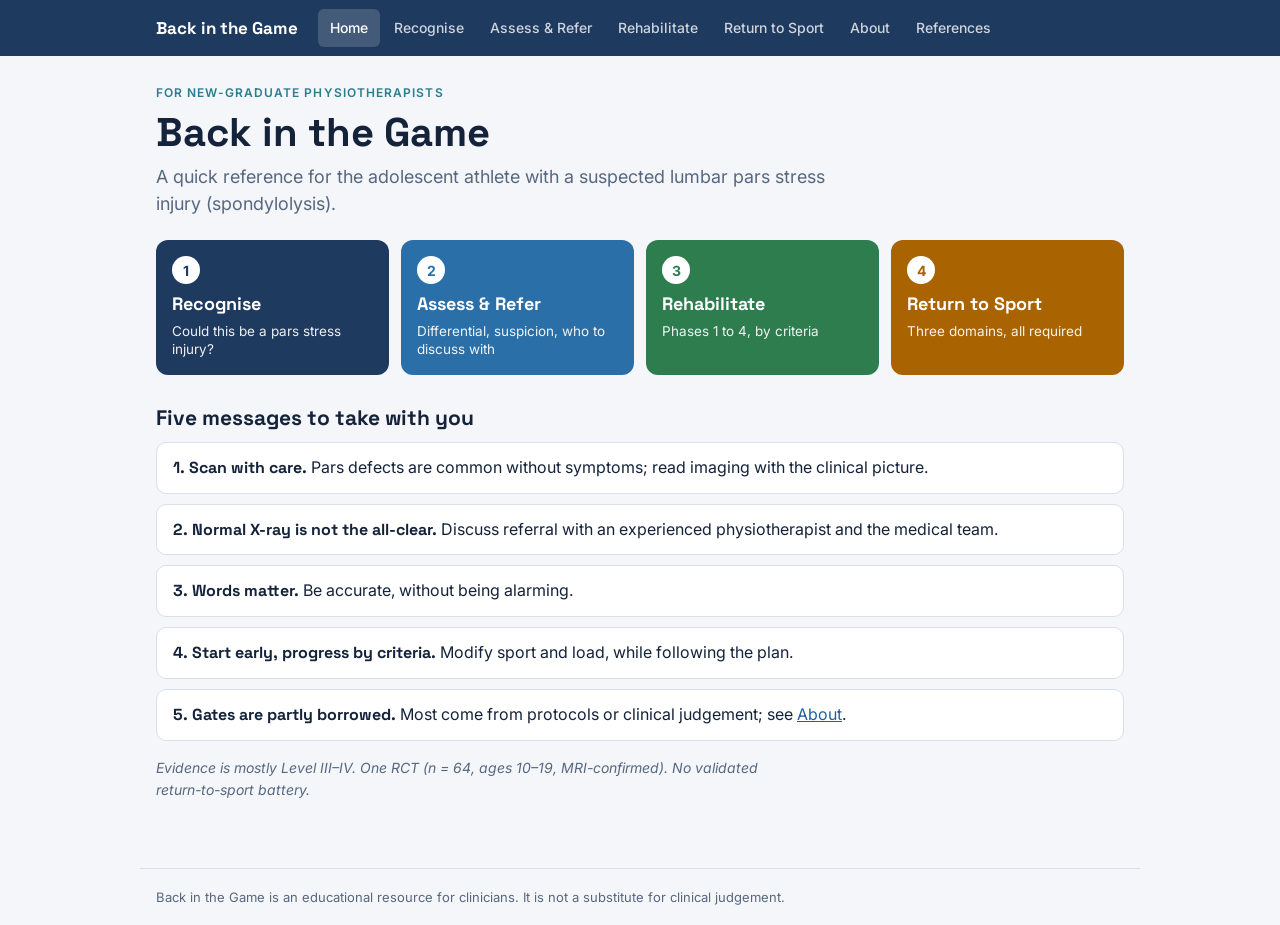
<file: index.html>
<!doctype html>
<html lang="en-AU">
  <head>
    <meta charset="utf-8" />
    <meta name="viewport" content="width=device-width, initial-scale=1, viewport-fit=cover" />
    <title>Back in the Game</title>
    <link
      rel="stylesheet"
      href="https://fonts.googleapis.com/css2?family=Inter:wght@400;500;600&family=Space+Grotesk:wght@500;600;700&display=swap"
    />
    <link rel="stylesheet" href="styles.css" />
  </head>
  <body data-page="home">
    <!-- Shared navigation header: filled in by site.js -->
    <div id="site-header"></div>

    <main class="wrap">
      <section id="v-home">
        <div class="kicker">For new-graduate physiotherapists</div>
        <h1 class="page-title">Back in the Game</h1>
        <p class="lede">
          A quick reference for the adolescent athlete with a suspected lumbar pars stress injury
          (spondylolysis).
        </p>
        <div class="hero">
          <a class="step s1" href="recognise.html"
            ><span class="n">1</span><b>Recognise</b><small>Could this be a pars stress injury?</small></a
          >
          <a class="step s2" href="assess.html"
            ><span class="n">2</span><b>Assess &amp; Refer</b
            ><small>Differential, suspicion, who to discuss with</small></a
          >
          <a class="step s3" href="rehabilitate.html"
            ><span class="n">3</span><b>Rehabilitate</b><small>Phases 1 to 4, by criteria</small></a
          >
          <a class="step s4" href="return.html"
            ><span class="n">4</span><b>Return to Sport</b><small>Three domains, all required</small></a
          >
        </div>
        <h2>Five messages to take with you</h2>
        <ul class="msgs">
          <li>
            <b>1. Scan with care.</b> Pars defects are common without symptoms; read imaging with the clinical
            picture.
          </li>
          <li>
            <b>2. Normal X-ray is not the all-clear.</b> Discuss referral with an experienced physiotherapist
            and the medical team.
          </li>
          <li><b>3. Words matter.</b> Be accurate, without being alarming.</li>
          <li>
            <b>4. Start early, progress by criteria.</b> Modify sport and load, while following the plan.
          </li>
          <li>
            <b>5. Gates are partly borrowed.</b> Most come from protocols or clinical judgement; see
            <a href="about.html">About</a>.
          </li>
        </ul>
        <p class="small" style="margin-top: 16px">
          <em
            >Evidence is mostly Level III–IV. One RCT (n = 64, ages 10–19, MRI-confirmed). No validated
            return-to-sport battery.</em
          >
        </p>
      </section>
    </main>

    <!-- Shared footer: filled in by site.js -->
    <div id="site-footer"></div>
    <script src="site.js"></script>
  </body>
</html>
</file>
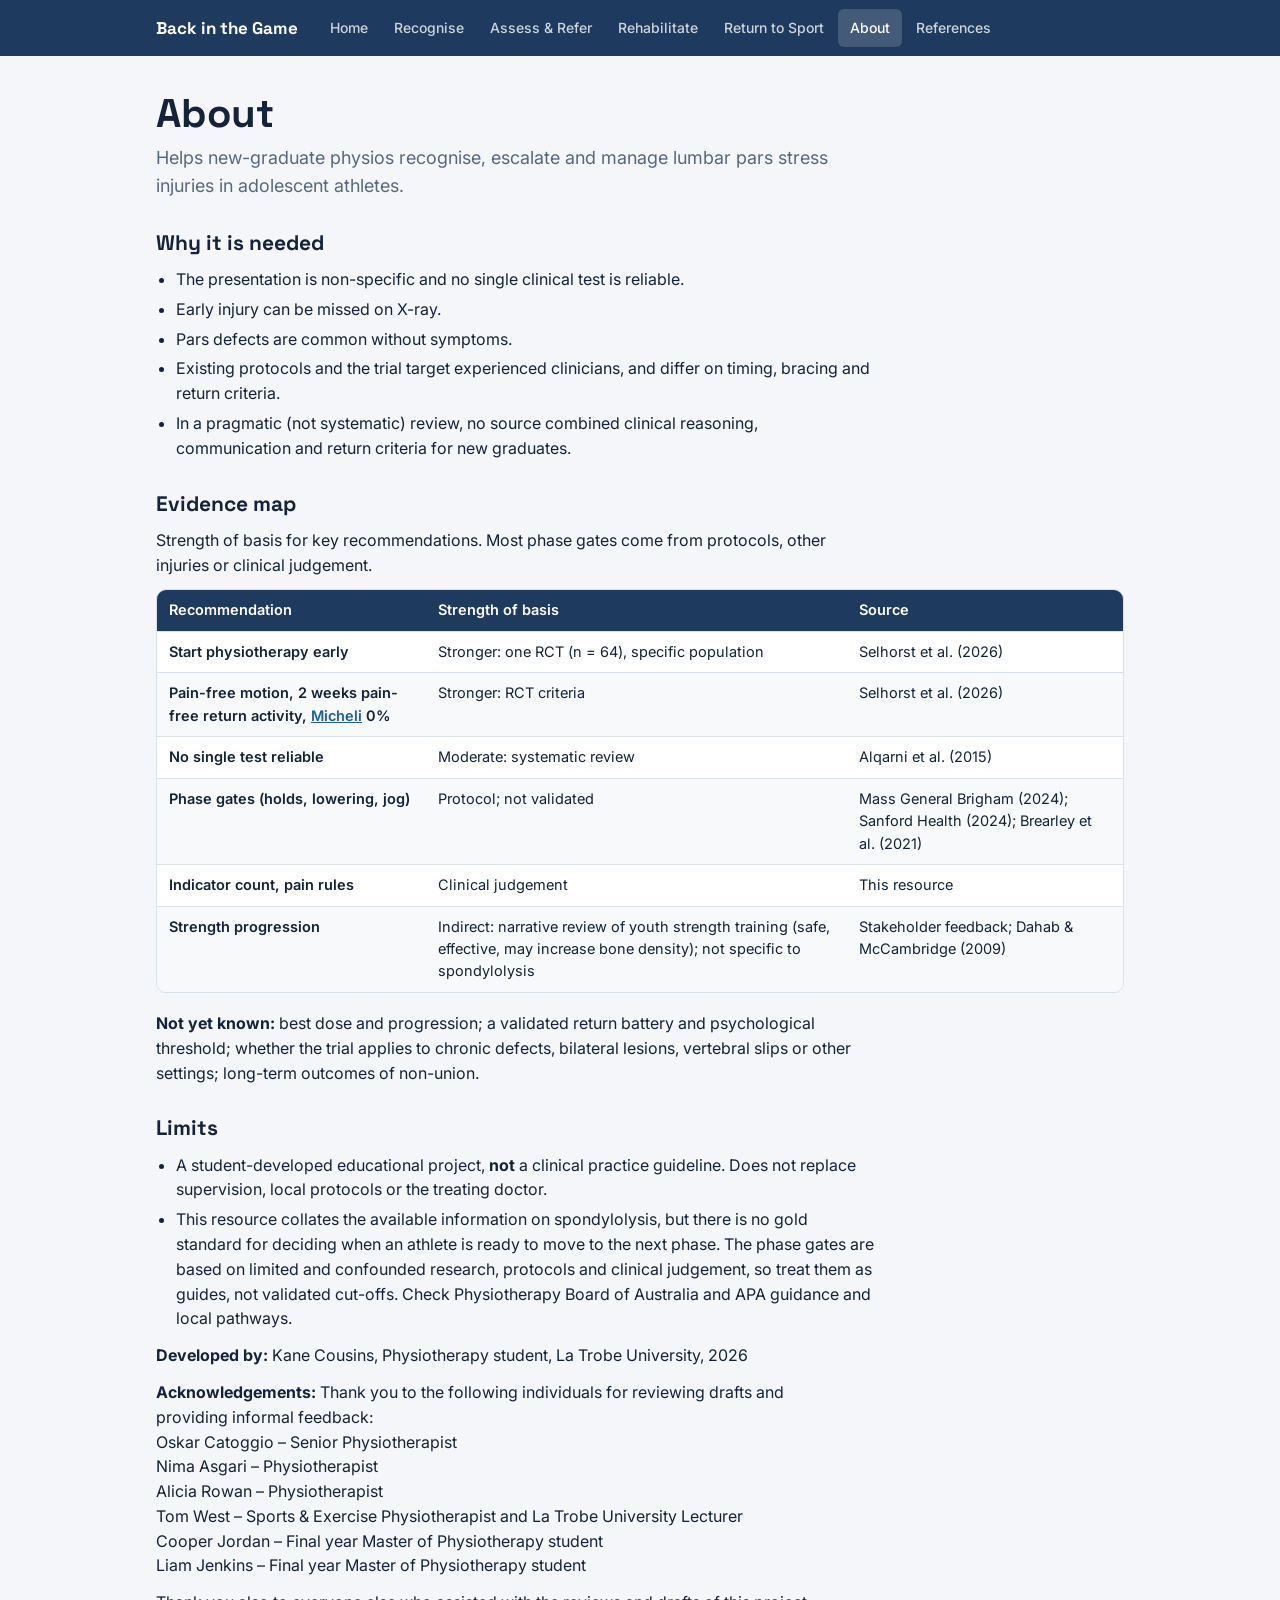
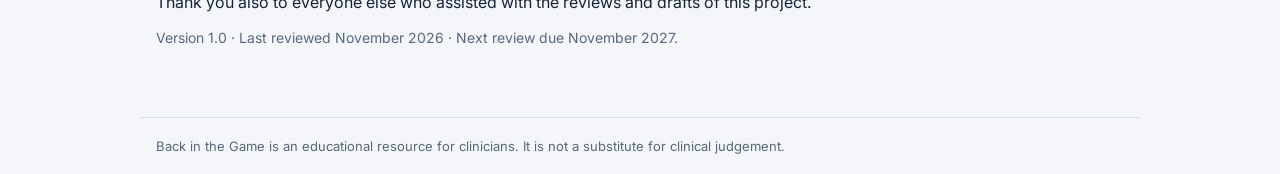
<file: about.html>
<!doctype html>
<html lang="en-AU">
  <head>
    <meta charset="utf-8" />
    <meta name="viewport" content="width=device-width, initial-scale=1, viewport-fit=cover" />
    <title>About · Back in the Game</title>
    <link
      rel="stylesheet"
      href="https://fonts.googleapis.com/css2?family=Inter:wght@400;500;600&family=Space+Grotesk:wght@500;600;700&display=swap"
    />
    <link rel="stylesheet" href="styles.css" />
  </head>
  <body data-page="about">
    <!-- Shared navigation header: filled in by site.js -->
    <div id="site-header"></div>

    <main class="wrap">
      <section id="v-about">
        <h1 class="page-title">About</h1>
        <p class="lede">
          Helps new-graduate physios recognise, escalate and manage lumbar pars stress injuries in adolescent
          athletes.
        </p>
        <h2>Why it is needed</h2>
        <ul>
          <li>The presentation is non-specific and no single clinical test is reliable.</li>
          <li>Early injury can be missed on X-ray.</li>
          <li>Pars defects are common without symptoms.</li>
          <li>
            Existing protocols and the trial target experienced clinicians, and differ on timing, bracing and
            return criteria.
          </li>
          <li>
            In a pragmatic (not systematic) review, no source combined clinical reasoning, communication and
            return criteria for new graduates.
          </li>
        </ul>
        <h2>Evidence map</h2>
        <p>
          Strength of basis for key recommendations. Most phase gates come from protocols, other injuries or
          clinical judgement.
        </p>
        <div class="tw">
          <table class="">
            <thead>
              <tr>
                <th>Recommendation</th>
                <th>Strength of basis</th>
                <th>Source</th>
              </tr>
            </thead>
            <tbody>
              <tr>
                <td>Start physiotherapy early</td>
                <td>Stronger: one RCT (n = 64), specific population</td>
                <td>Selhorst et al. (2026)</td>
              </tr>
              <tr>
                <td>
                  Pain-free motion, 2 weeks pain-free return activity,
                  <a href="phase-1.html#micheli">Micheli</a> 0%
                </td>
                <td>Stronger: RCT criteria</td>
                <td>Selhorst et al. (2026)</td>
              </tr>
              <tr>
                <td>No single test reliable</td>
                <td>Moderate: systematic review</td>
                <td>Alqarni et al. (2015)</td>
              </tr>
              <tr>
                <td>Phase gates (holds, lowering, jog)</td>
                <td>Protocol; not validated</td>
                <td>Mass General Brigham (2024); Sanford Health (2024); Brearley et al. (2021)</td>
              </tr>
              <tr>
                <td>Indicator count, pain rules</td>
                <td>Clinical judgement</td>
                <td>This resource</td>
              </tr>
              <tr>
                <td>Strength progression</td>
                <td>
                  Indirect: narrative review of youth strength training (safe, effective, may increase bone
                  density); not specific to spondylolysis
                </td>
                <td>Stakeholder feedback; Dahab &amp; McCambridge (2009)</td>
              </tr>
            </tbody>
          </table>
        </div>
        <p>
          <b>Not yet known:</b> best dose and progression; a validated return battery and psychological
          threshold; whether the trial applies to chronic defects, bilateral lesions, vertebral slips or other
          settings; long-term outcomes of non-union.
        </p>
        <h2>Limits</h2>
        <ul>
          <li>
            A student-developed educational project, <b>not</b> a clinical practice guideline. Does not
            replace supervision, local protocols or the treating doctor.
          </li>
          <li>
            This resource collates the available information on spondylolysis, but there is no gold standard
            for deciding when an athlete is ready to move to the next phase. The phase gates are based on
            limited and confounded research, protocols and clinical judgement, so treat them as guides, not
            validated cut-offs. Check Physiotherapy Board of Australia and APA guidance and local pathways.
          </li>
        </ul>
        <p><b>Developed by:</b> Kane Cousins, Physiotherapy student, La Trobe University, 2026</p>
        <p>
          <b>Acknowledgements:</b> Thank you to the following individuals for reviewing drafts and providing
          informal feedback:<br />
          Oskar Catoggio – Senior Physiotherapist<br />
          Nima Asgari – Physiotherapist<br />
          Alicia Rowan – Physiotherapist<br />
          Tom West – Sports &amp; Exercise Physiotherapist and La Trobe University Lecturer<br />
          Cooper Jordan – Final year Master of Physiotherapy student<br />
          Liam Jenkins – Final year Master of Physiotherapy student
        </p>
        <p>Thank you also to everyone else who assisted with the reviews and drafts of this project.</p>
        <p class="small">Version 1.0 · Last reviewed November 2026 · Next review due November 2027.</p>
      </section>
    </main>

    <!-- Shared footer: filled in by site.js -->
    <div id="site-footer"></div>
    <script src="site.js"></script>
  </body>
</html>
</file>
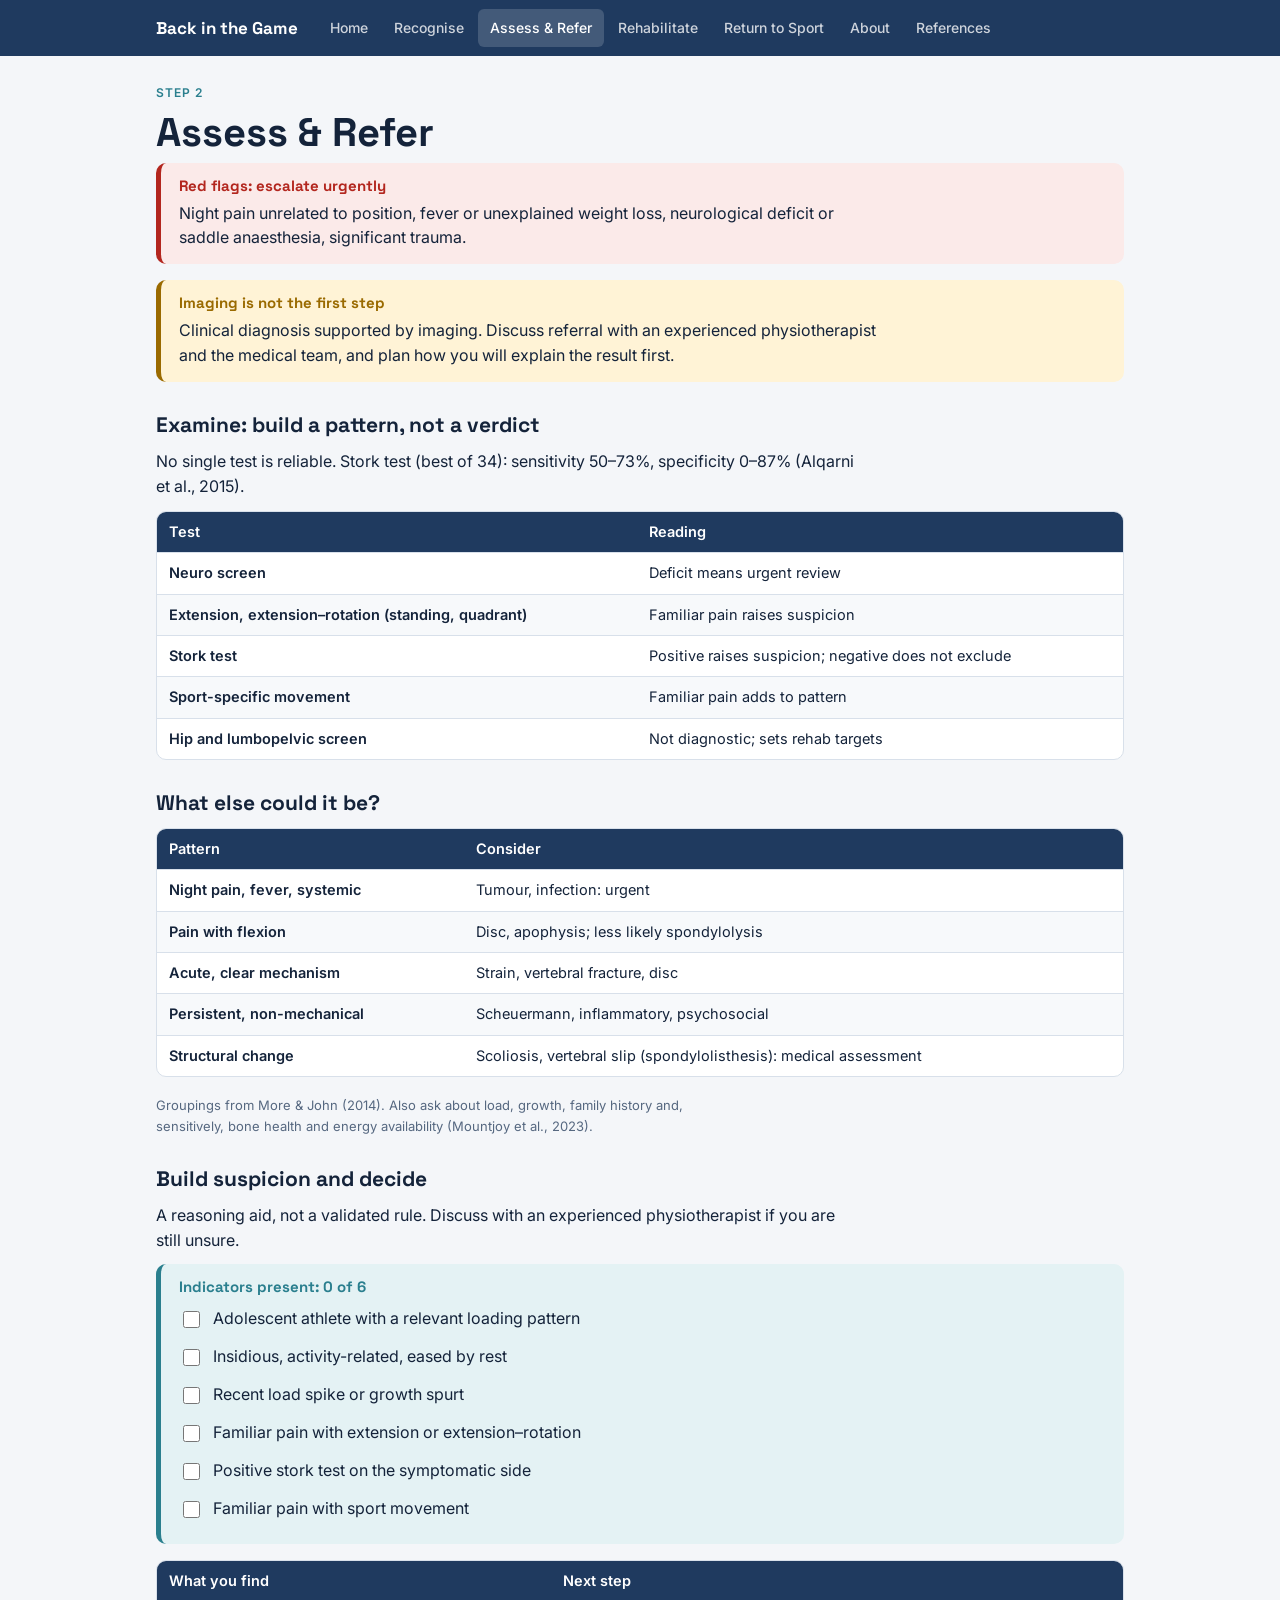
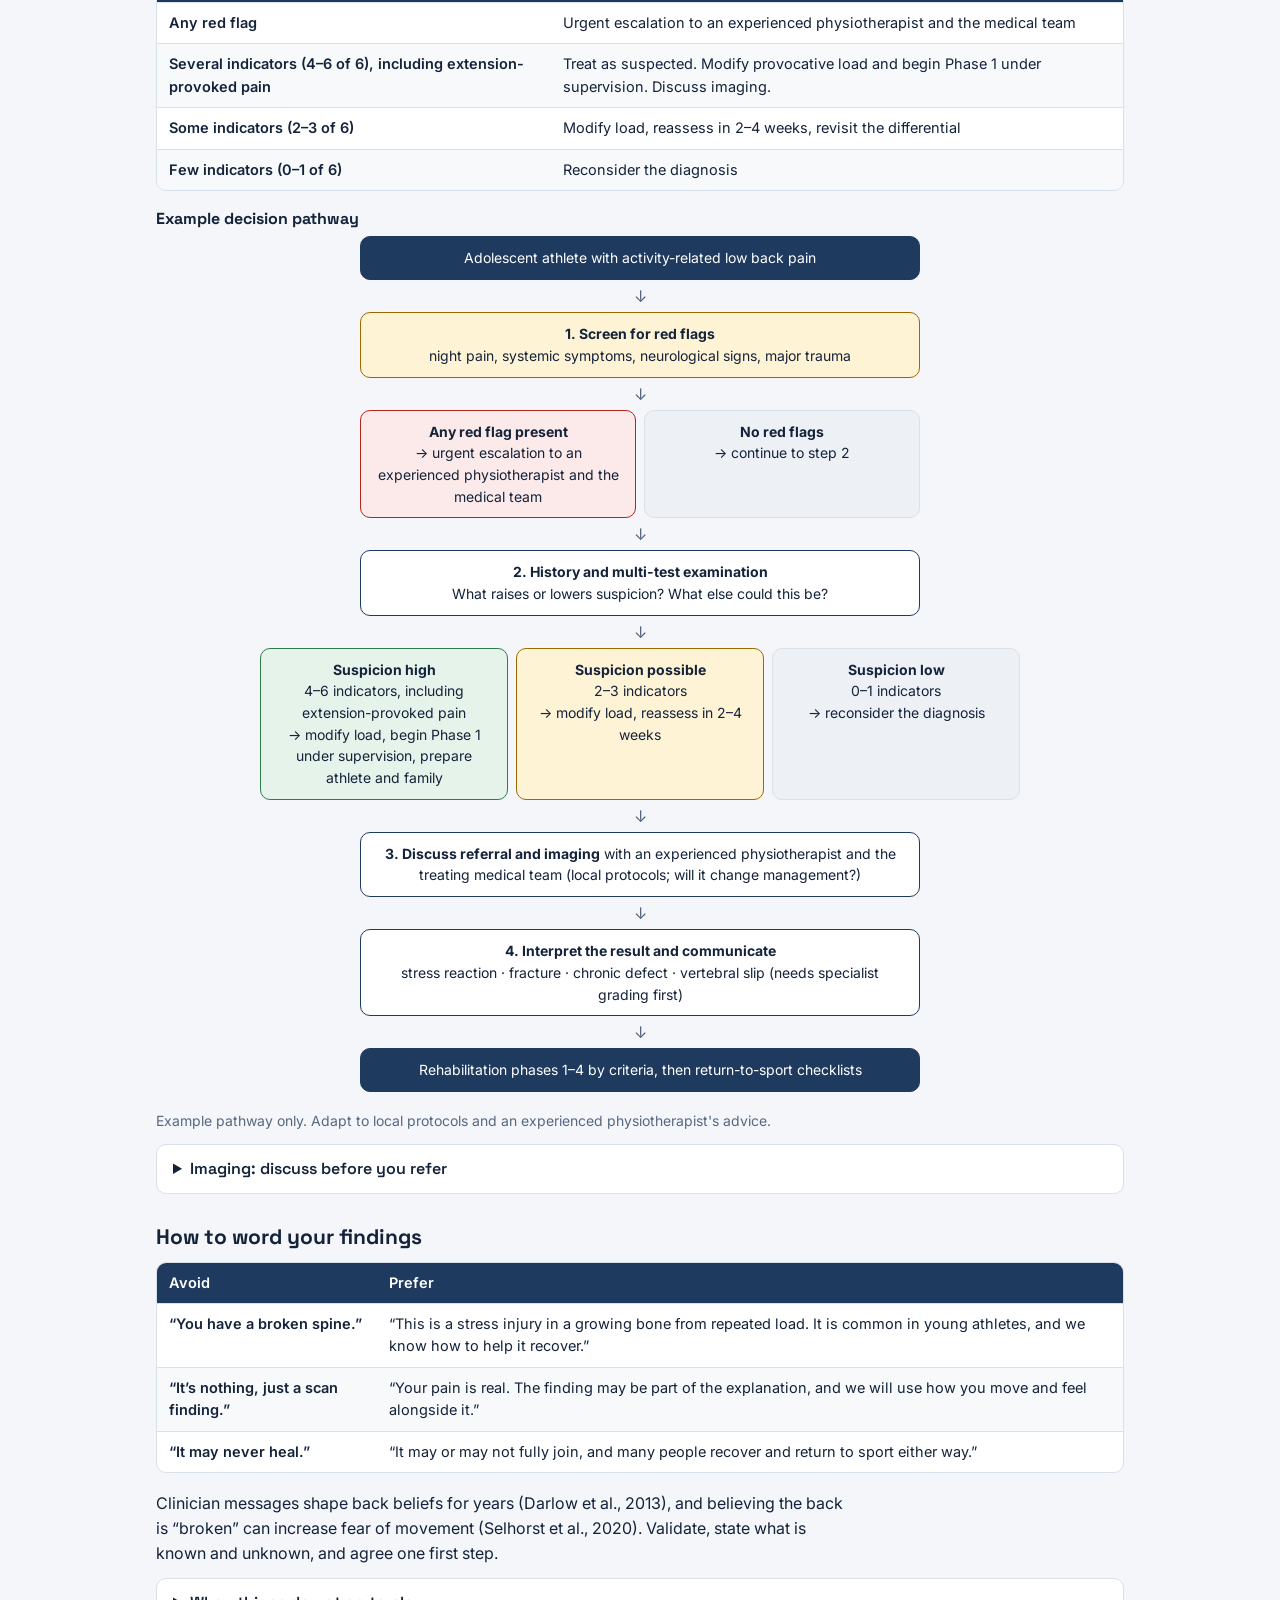
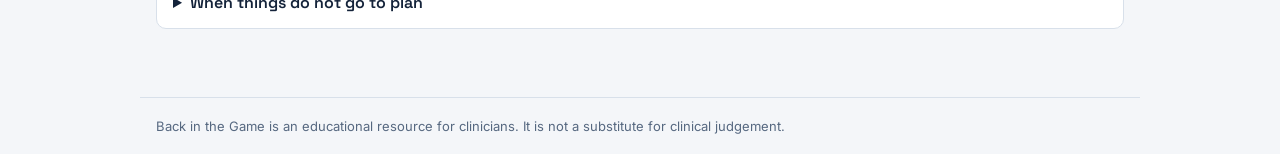
<file: assess.html>
<!doctype html>
<html lang="en-AU">
  <head>
    <meta charset="utf-8" />
    <meta name="viewport" content="width=device-width, initial-scale=1, viewport-fit=cover" />
    <title>Assess &amp; Refer · Back in the Game</title>
    <link
      rel="stylesheet"
      href="https://fonts.googleapis.com/css2?family=Inter:wght@400;500;600&family=Space+Grotesk:wght@500;600;700&display=swap"
    />
    <link rel="stylesheet" href="styles.css" />
  </head>
  <body data-page="assess">
    <!-- Shared navigation header: filled in by site.js -->
    <div id="site-header"></div>

    <main class="wrap">
      <section id="v-assess">
        <div class="kicker">Step 2</div>
        <h1 class="page-title">Assess &amp; Refer</h1>
        <div class="box red">
          <h3>Red flags: escalate urgently</h3>
          <p>
            Night pain unrelated to position, fever or unexplained weight loss, neurological deficit or saddle
            anaesthesia, significant trauma.
          </p>
        </div>
        <div class="box warn">
          <h3>Imaging is not the first step</h3>
          <p>
            Clinical diagnosis supported by imaging. Discuss referral with an experienced physiotherapist and
            the medical team, and plan how you will explain the result first.
          </p>
        </div>
        <h2>Examine: build a pattern, not a verdict</h2>
        <p>
          No single test is reliable. Stork test (best of 34): sensitivity 50–73%, specificity 0–87% (Alqarni
          et al., 2015).
        </p>
        <div class="tw">
          <table class="">
            <thead>
              <tr>
                <th>Test</th>
                <th>Reading</th>
              </tr>
            </thead>
            <tbody>
              <tr>
                <td>Neuro screen</td>
                <td>Deficit means urgent review</td>
              </tr>
              <tr>
                <td>Extension, extension–rotation (standing, quadrant)</td>
                <td>Familiar pain raises suspicion</td>
              </tr>
              <tr>
                <td>Stork test</td>
                <td>Positive raises suspicion; negative does not exclude</td>
              </tr>
              <tr>
                <td>Sport-specific movement</td>
                <td>Familiar pain adds to pattern</td>
              </tr>
              <tr>
                <td>Hip and lumbopelvic screen</td>
                <td>Not diagnostic; sets rehab targets</td>
              </tr>
            </tbody>
          </table>
        </div>
        <h2>What else could it be?</h2>
        <div class="tw">
          <table class="">
            <thead>
              <tr>
                <th>Pattern</th>
                <th>Consider</th>
              </tr>
            </thead>
            <tbody>
              <tr>
                <td>Night pain, fever, systemic</td>
                <td>Tumour, infection: urgent</td>
              </tr>
              <tr>
                <td>Pain with flexion</td>
                <td>Disc, apophysis; less likely spondylolysis</td>
              </tr>
              <tr>
                <td>Acute, clear mechanism</td>
                <td>Strain, vertebral fracture, disc</td>
              </tr>
              <tr>
                <td>Persistent, non-mechanical</td>
                <td>Scheuermann, inflammatory, psychosocial</td>
              </tr>
              <tr>
                <td>Structural change</td>
                <td>Scoliosis, vertebral slip (spondylolisthesis): medical assessment</td>
              </tr>
            </tbody>
          </table>
        </div>
        <p class="cite">
          Groupings from More &amp; John (2014). Also ask about load, growth, family history and, sensitively,
          bone health and energy availability (Mountjoy et al., 2023).
        </p>
        <h2>Build suspicion and decide</h2>
        <p>
          A reasoning aid, not a validated rule. Discuss with an experienced physiotherapist if you are still
          unsure.
        </p>
        <div class="box info">
          <h3>Indicators present: <span id="indcount">0</span> of 6</h3>
          <ul class="checks" id="ind">
            <li>
              <input type="checkbox" id="ind0" /><label for="ind0"
                >Adolescent athlete with a relevant loading pattern</label
              >
            </li>
            <li>
              <input type="checkbox" id="ind1" /><label for="ind1"
                >Insidious, activity-related, eased by rest</label
              >
            </li>
            <li>
              <input type="checkbox" id="ind2" /><label for="ind2">Recent load spike or growth spurt</label>
            </li>
            <li>
              <input type="checkbox" id="ind3" /><label for="ind3"
                >Familiar pain with extension or extension–rotation</label
              >
            </li>
            <li>
              <input type="checkbox" id="ind4" /><label for="ind4"
                >Positive stork test on the symptomatic side</label
              >
            </li>
            <li>
              <input type="checkbox" id="ind5" /><label for="ind5">Familiar pain with sport movement</label>
            </li>
          </ul>
        </div>
        <div class="tw">
          <table class="">
            <thead>
              <tr>
                <th>What you find</th>
                <th>Next step</th>
              </tr>
            </thead>
            <tbody>
              <tr>
                <td>Any red flag</td>
                <td>Urgent escalation to an experienced physiotherapist and the medical team</td>
              </tr>
              <tr>
                <td>Several indicators (4–6 of 6), including extension-provoked pain</td>
                <td>
                  Treat as suspected. Modify provocative load and begin Phase 1 under supervision. Discuss
                  imaging.
                </td>
              </tr>
              <tr>
                <td>Some indicators (2–3 of 6)</td>
                <td>Modify load, reassess in 2–4 weeks, revisit the differential</td>
              </tr>
              <tr>
                <td>Few indicators (0–1 of 6)</td>
                <td>Reconsider the diagnosis</td>
              </tr>
            </tbody>
          </table>
        </div>
        <h3>Example decision pathway</h3>
        <div
          class="flow"
          role="img"
          aria-label="Decision pathway from red flag screen to rehabilitation phases"
        >
          <div class="fb dark">Adolescent athlete with activity-related low back pain</div>
          <div class="arrow">↓</div>
          <div class="fb a">
            <b>1. Screen for red flags</b><br />night pain, systemic symptoms, neurological signs, major
            trauma
          </div>
          <div class="arrow">↓</div>
          <div class="flow2">
            <div class="fb r">
              <b>Any red flag present</b><br />→ urgent escalation to an experienced physiotherapist and the
              medical team
            </div>
            <div class="fb s"><b>No red flags</b><br />→ continue to step 2</div>
          </div>
          <div class="arrow">↓</div>
          <div class="fb">
            <b>2. History and multi-test examination</b><br />What raises or lowers suspicion? What else could
            this be?
          </div>
          <div class="arrow">↓</div>
          <div class="flow3">
            <div class="fb g">
              <b>Suspicion high</b><br />4–6 indicators, including extension-provoked pain<br />→ modify load,
              begin Phase 1 under supervision, prepare athlete and family
            </div>
            <div class="fb a">
              <b>Suspicion possible</b><br />2–3 indicators<br />→ modify load, reassess in 2–4 weeks
            </div>
            <div class="fb s"><b>Suspicion low</b><br />0–1 indicators<br />→ reconsider the diagnosis</div>
          </div>
          <div class="arrow">↓</div>
          <div class="fb">
            <b>3. Discuss referral and imaging</b> with an experienced physiotherapist and the treating
            medical team (local protocols; will it change management?)
          </div>
          <div class="arrow">↓</div>
          <div class="fb">
            <b>4. Interpret the result and communicate</b><br />stress reaction · fracture · chronic defect ·
            vertebral slip (needs specialist grading first)
          </div>
          <div class="arrow">↓</div>
          <div class="fb dark">Rehabilitation phases 1–4 by criteria, then return-to-sport checklists</div>
        </div>
        <p class="small">
          Example pathway only. Adapt to local protocols and an experienced physiotherapist's advice.
        </p>
        <details>
          <summary>Imaging: discuss before you refer</summary>
          <div>
            <ul>
              <li><b>X-ray:</b> sensitivity about 33%; can miss early injury</li>
              <li><b>MRI:</b> shows oedema; some false negatives first-line</li>
              <li><b>CT:</b> best cortical detail; consider radiation exposure to a young population</li>
            </ul>
            <p class="cite">
              McDonald et al. (2023); Brearley et al. (2021). Do not scan to confirm healing: it is not a
              trial return criterion, and healing does not predict function (Selhorst et al., 2020).
            </p>
          </div>
        </details>
        <h2>How to word your findings</h2>
        <div class="tw">
          <table class="">
            <thead>
              <tr>
                <th>Avoid</th>
                <th>Prefer</th>
              </tr>
            </thead>
            <tbody>
              <tr>
                <td>“You have a broken spine.”</td>
                <td>
                  “This is a stress injury in a growing bone from repeated load. It is common in young
                  athletes, and we know how to help it recover.”
                </td>
              </tr>
              <tr>
                <td>“It’s nothing, just a scan finding.”</td>
                <td>
                  “Your pain is real. The finding may be part of the explanation, and we will use how you move
                  and feel alongside it.”
                </td>
              </tr>
              <tr>
                <td>“It may never heal.”</td>
                <td>
                  “It may or may not fully join, and many people recover and return to sport either way.”
                </td>
              </tr>
            </tbody>
          </table>
        </div>
        <p>
          Clinician messages shape back beliefs for years (Darlow et al., 2013), and believing the back is
          “broken” can increase fear of movement (Selhorst et al., 2020). Validate, state what is known and
          unknown, and agree one first step.
        </p>
        <details>
          <summary>When things do not go to plan</summary>
          <div>
            <div class="tw">
              <table class="">
                <thead>
                  <tr>
                    <th>Situation</th>
                    <th>Action</th>
                  </tr>
                </thead>
                <tbody>
                  <tr>
                    <td>Pain not settling</td>
                    <td>
                      Check dose, technique, unplanned load, sleep and stress, beliefs. Re-examine and review
                      the diagnosis with an experienced physiotherapist. One protocol repeats imaging only if
                      still symptomatic at about 12 weeks (Sanford Health, 2024).
                    </td>
                  </tr>
                  <tr>
                    <td>Bilateral defects</td>
                    <td>Higher risk of vertebral slip: involve the sports physician early</td>
                  </tr>
                  <tr>
                    <td>Chronic defect or late presentation</td>
                    <td>
                      Defect may be incidental: manage by symptoms and function, keep looking for other
                      sources
                    </td>
                  </tr>
                  <tr>
                    <td>Vertebral slip on imaging</td>
                    <td>Specialist grading first; urgent referral if high grade</td>
                  </tr>
                  <tr>
                    <td>New neurological symptoms</td>
                    <td>Stop and escalate urgently</td>
                  </tr>
                  <tr>
                    <td>No progress after about 6 months of structured care</td>
                    <td>
                      Surgical review. Pooled surgical return: 88% at any level, mean 6.8 months (Grazina et
                      al., 2019)
                    </td>
                  </tr>
                </tbody>
              </table>
            </div>
          </div>
        </details>
      </section>
    </main>

    <!-- Shared footer: filled in by site.js -->
    <div id="site-footer"></div>
    <script src="site.js"></script>
  </body>
</html>
</file>
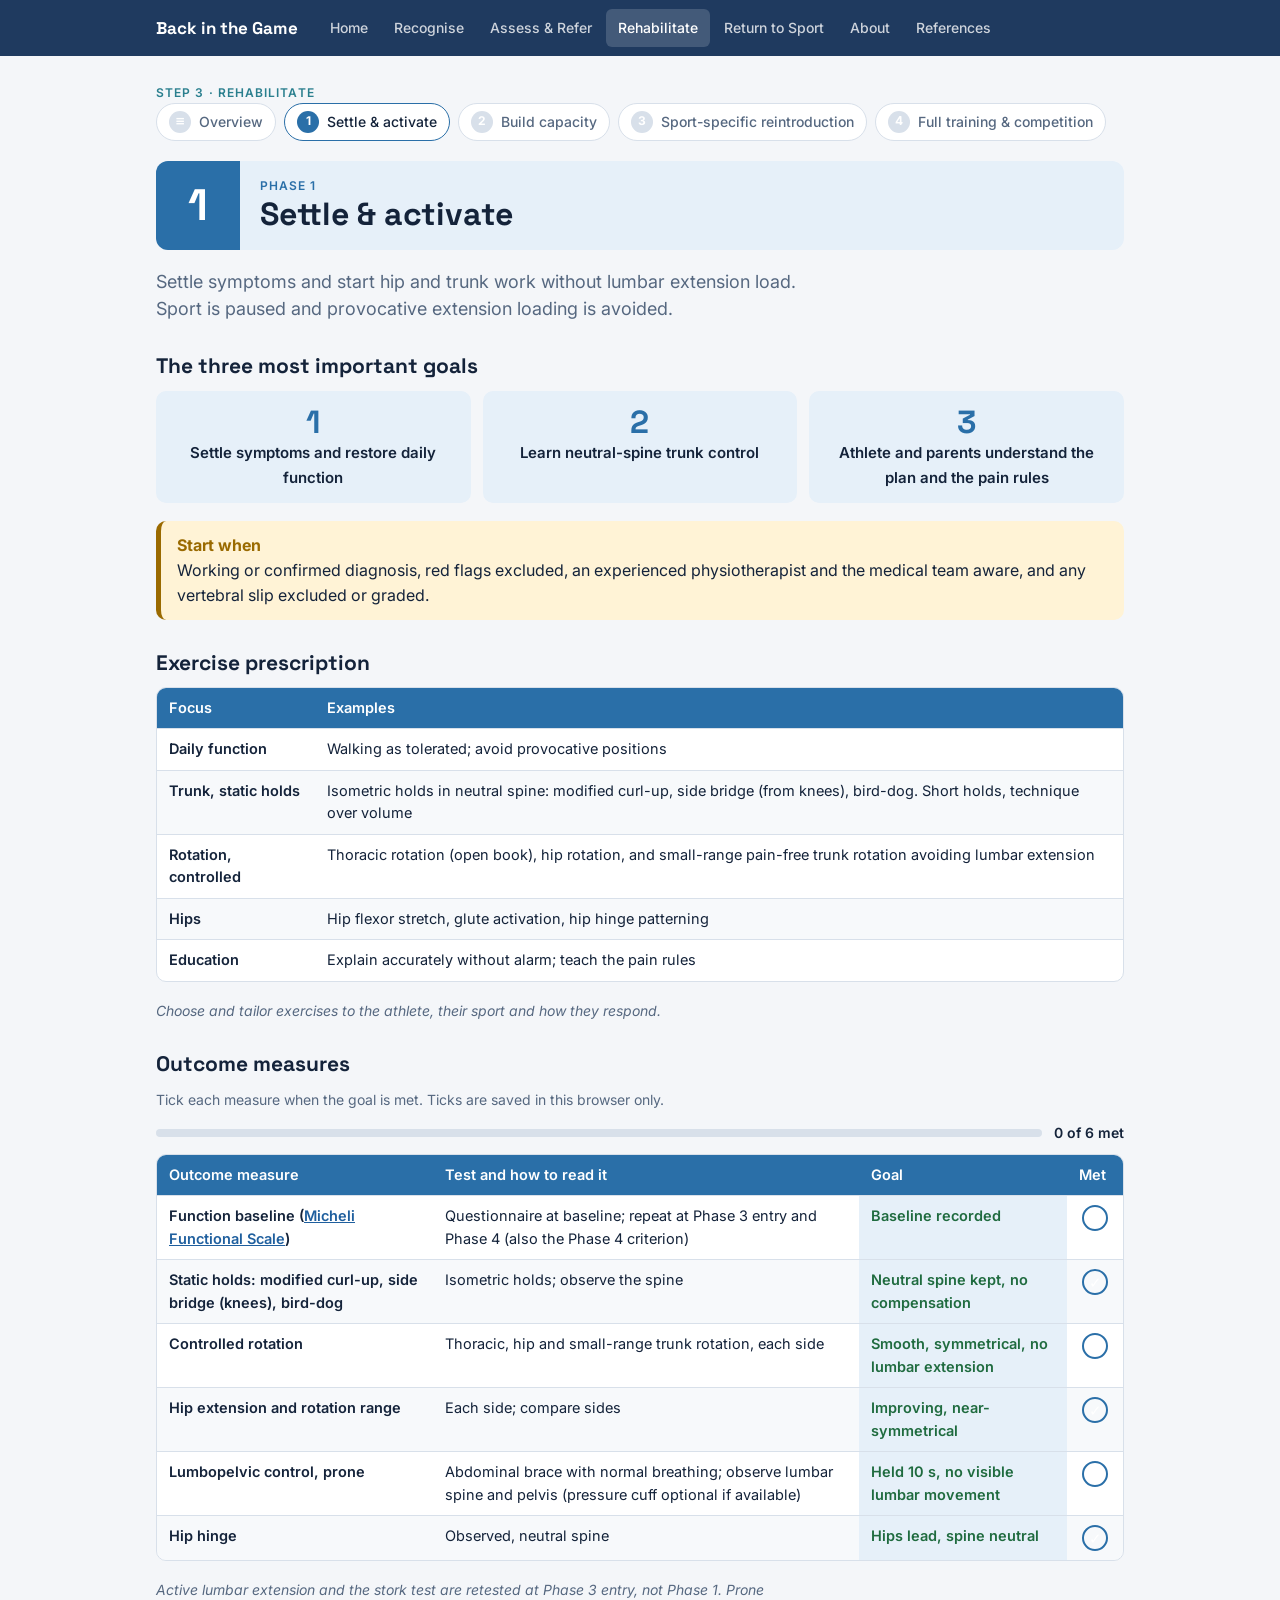
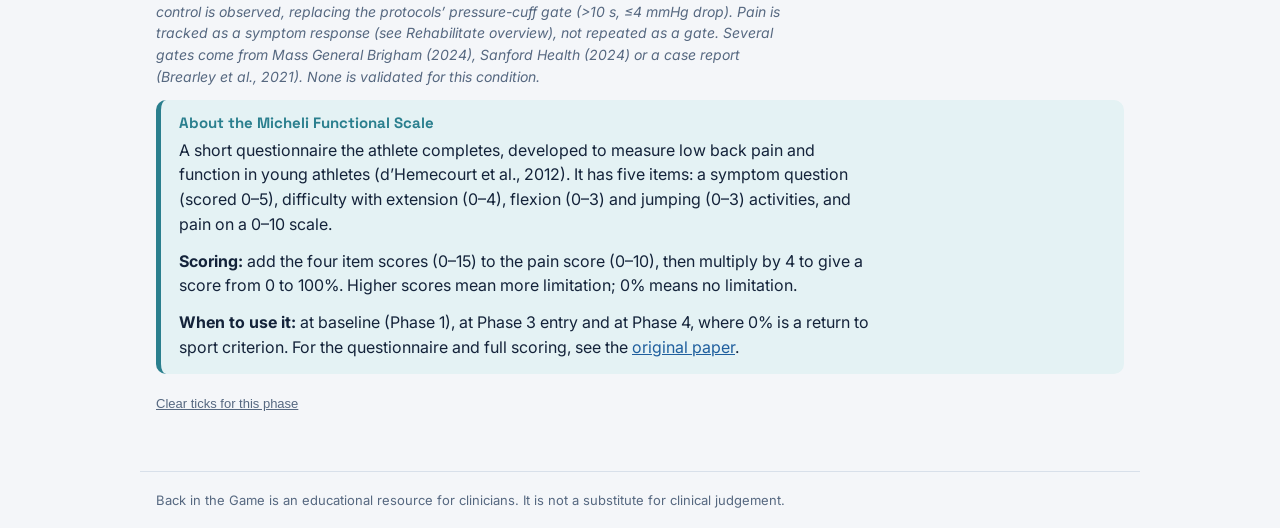
<file: phase-1.html>
<!doctype html>
<html lang="en-AU">
  <head>
    <meta charset="utf-8" />
    <meta name="viewport" content="width=device-width, initial-scale=1, viewport-fit=cover" />
    <title>Phase 1: Settle &amp; activate · Back in the Game</title>
    <link
      rel="stylesheet"
      href="https://fonts.googleapis.com/css2?family=Inter:wght@400;500;600&family=Space+Grotesk:wght@500;600;700&display=swap"
    />
    <link rel="stylesheet" href="styles.css" />
  </head>
  <body data-page="rehabilitate">
    <!-- Shared navigation header: filled in by site.js -->
    <div id="site-header"></div>

    <main class="wrap">
      <section class="ph p1" id="v-phase-1">
        <div class="kicker">Step 3 · Rehabilitate</div>
        <div class="phasebar" role="navigation" aria-label="Phases">
          <a href="rehabilitate.html" style="--c: var(--teal)"><span class="dot">≡</span>Overview</a
          ><a href="phase-1.html" aria-current="page" data-ph="1" style="--c: var(--p1)"
            ><span class="dot">1</span>Settle &amp; activate</a
          ><a href="phase-2.html" data-ph="2" style="--c: var(--p2)"
            ><span class="dot">2</span>Build capacity</a
          ><a href="phase-3.html" data-ph="3" style="--c: var(--p3)"
            ><span class="dot">3</span>Sport-specific reintroduction</a
          ><a href="phase-4.html" data-ph="4" style="--c: var(--p4)"
            ><span class="dot">4</span>Full training &amp; competition</a
          >
        </div>
        <div class="phasehead">
          <div class="num">1</div>
          <div>
            <div class="kicker">Phase 1</div>
            <h1>Settle &amp; activate</h1>
          </div>
        </div>
        <p class="lede">
          Settle symptoms and start hip and trunk work without lumbar extension load. Sport is paused and
          provocative extension loading is avoided.
        </p>
        <h2>The three most important goals</h2>
        <div class="goals">
          <div class="goal"><b>1</b><span>Settle symptoms and restore daily function</span></div>
          <div class="goal"><b>2</b><span>Learn neutral-spine trunk control</span></div>
          <div class="goal">
            <b>3</b><span>Athlete and parents understand the plan and the pain rules</span>
          </div>
        </div>
        <div class="start">
          <b>Start when</b><br />Working or confirmed diagnosis, red flags excluded, an experienced
          physiotherapist and the medical team aware, and any vertebral slip excluded or graded.
        </div>
        <h2>Exercise prescription</h2>
        <div class="tw">
          <table>
            <thead>
              <tr>
                <th>Focus</th>
                <th>Examples</th>
              </tr>
            </thead>
            <tbody>
              <tr>
                <td>Daily function</td>
                <td>Walking as tolerated; avoid provocative positions</td>
              </tr>
              <tr>
                <td>Trunk, static holds</td>
                <td>
                  Isometric holds in neutral spine: modified curl-up, side bridge (from knees), bird-dog.
                  Short holds, technique over volume
                </td>
              </tr>
              <tr>
                <td>Rotation, controlled</td>
                <td>
                  Thoracic rotation (open book), hip rotation, and small-range pain-free trunk rotation
                  avoiding lumbar extension
                </td>
              </tr>
              <tr>
                <td>Hips</td>
                <td>Hip flexor stretch, glute activation, hip hinge patterning</td>
              </tr>
              <tr>
                <td>Education</td>
                <td>Explain accurately without alarm; teach the pain rules</td>
              </tr>
            </tbody>
          </table>
        </div>
        <p class="small">
          <em>Choose and tailor exercises to the athlete, their sport and how they respond.</em>
        </p>
        <h2>Outcome measures</h2>
        <p class="small">Tick each measure when the goal is met. Ticks are saved in this browser only.</p>
        <div class="progress" data-grp="ph1" data-n="6">
          <div class="bar"><i></i></div>
          <span class="status"></span>
        </div>
        <div class="tw mt">
          <table>
            <thead>
              <tr>
                <th>Outcome measure</th>
                <th>Test and how to read it</th>
                <th>Goal</th>
                <th>Met</th>
              </tr>
            </thead>
            <tbody>
              <tr>
                <td>Function baseline (<a href="#micheli">Micheli Functional Scale</a>)</td>
                <td>
                  Questionnaire at baseline; repeat at Phase 3 entry and Phase 4 (also the Phase 4 criterion)
                </td>
                <td class="goalc">Baseline recorded</td>
                <td class="tick">
                  <button
                    class="tickbtn"
                    type="button"
                    data-k="ph1-0"
                    aria-pressed="false"
                    aria-label="Mark as met: Function baseline (Micheli Functional Scale)"
                  >
                    ✓
                  </button>
                </td>
              </tr>
              <tr>
                <td>Static holds: modified curl-up, side bridge (knees), bird-dog</td>
                <td>Isometric holds; observe the spine</td>
                <td class="goalc">Neutral spine kept, no compensation</td>
                <td class="tick">
                  <button
                    class="tickbtn"
                    type="button"
                    data-k="ph1-1"
                    aria-pressed="false"
                    aria-label="Mark as met: Static holds: modified curl-up, side bridge (knees), bird-dog"
                  >
                    ✓
                  </button>
                </td>
              </tr>
              <tr>
                <td>Controlled rotation</td>
                <td>Thoracic, hip and small-range trunk rotation, each side</td>
                <td class="goalc">Smooth, symmetrical, no lumbar extension</td>
                <td class="tick">
                  <button
                    class="tickbtn"
                    type="button"
                    data-k="ph1-2"
                    aria-pressed="false"
                    aria-label="Mark as met: Controlled rotation"
                  >
                    ✓
                  </button>
                </td>
              </tr>
              <tr>
                <td>Hip extension and rotation range</td>
                <td>Each side; compare sides</td>
                <td class="goalc">Improving, near-symmetrical</td>
                <td class="tick">
                  <button
                    class="tickbtn"
                    type="button"
                    data-k="ph1-3"
                    aria-pressed="false"
                    aria-label="Mark as met: Hip extension and rotation range"
                  >
                    ✓
                  </button>
                </td>
              </tr>
              <tr>
                <td>Lumbopelvic control, prone</td>
                <td>
                  Abdominal brace with normal breathing; observe lumbar spine and pelvis (pressure cuff
                  optional if available)
                </td>
                <td class="goalc">Held 10 s, no visible lumbar movement</td>
                <td class="tick">
                  <button
                    class="tickbtn"
                    type="button"
                    data-k="ph1-4"
                    aria-pressed="false"
                    aria-label="Mark as met: Lumbopelvic control, prone"
                  >
                    ✓
                  </button>
                </td>
              </tr>
              <tr>
                <td>Hip hinge</td>
                <td>Observed, neutral spine</td>
                <td class="goalc">Hips lead, spine neutral</td>
                <td class="tick">
                  <button
                    class="tickbtn"
                    type="button"
                    data-k="ph1-5"
                    aria-pressed="false"
                    aria-label="Mark as met: Hip hinge"
                  >
                    ✓
                  </button>
                </td>
              </tr>
            </tbody>
          </table>
        </div>

        <p class="small">
          <em
            >Active lumbar extension and the stork test are retested at Phase 3 entry, not Phase 1. Prone
            control is observed, replacing the protocols’ pressure-cuff gate (&gt;10 s, ≤4 mmHg drop). Pain is
            tracked as a symptom response (see Rehabilitate overview), not repeated as a gate. Several gates
            come from Mass General Brigham (2024), Sanford Health (2024) or a case report (Brearley et al.,
            2021). None is validated for this condition.</em
          >
        </p>
        <div class="box info" id="micheli">
          <h3>About the Micheli Functional Scale</h3>
          <p>
            A short questionnaire the athlete completes, developed to measure low back pain and function in
            young athletes (d’Hemecourt et al., 2012). It has five items: a symptom question (scored 0–5),
            difficulty with extension (0–4), flexion (0–3) and jumping (0–3) activities, and pain on a 0–10
            scale.
          </p>
          <p>
            <b>Scoring:</b> add the four item scores (0–15) to the pain score (0–10), then multiply by 4 to
            give a score from 0 to 100%. Higher scores mean more limitation; 0% means no limitation.
          </p>
          <p>
            <b>When to use it:</b> at baseline (Phase 1), at Phase 3 entry and at Phase 4, where 0% is a
            return to sport criterion. For the questionnaire and full scoring, see the
            <a href="https://doi.org/10.1097/JSM.0b013e318249a3ce" target="_blank" rel="noopener"
              >original paper</a
            >.
          </p>
        </div>
        <div class="progress-next" data-next="1"></div>
        <button class="reset" type="button" data-reset="ph1">Clear ticks for this phase</button>
      </section>
    </main>

    <!-- Shared footer: filled in by site.js -->
    <div id="site-footer"></div>
    <script src="site.js"></script>
  </body>
</html>
</file>
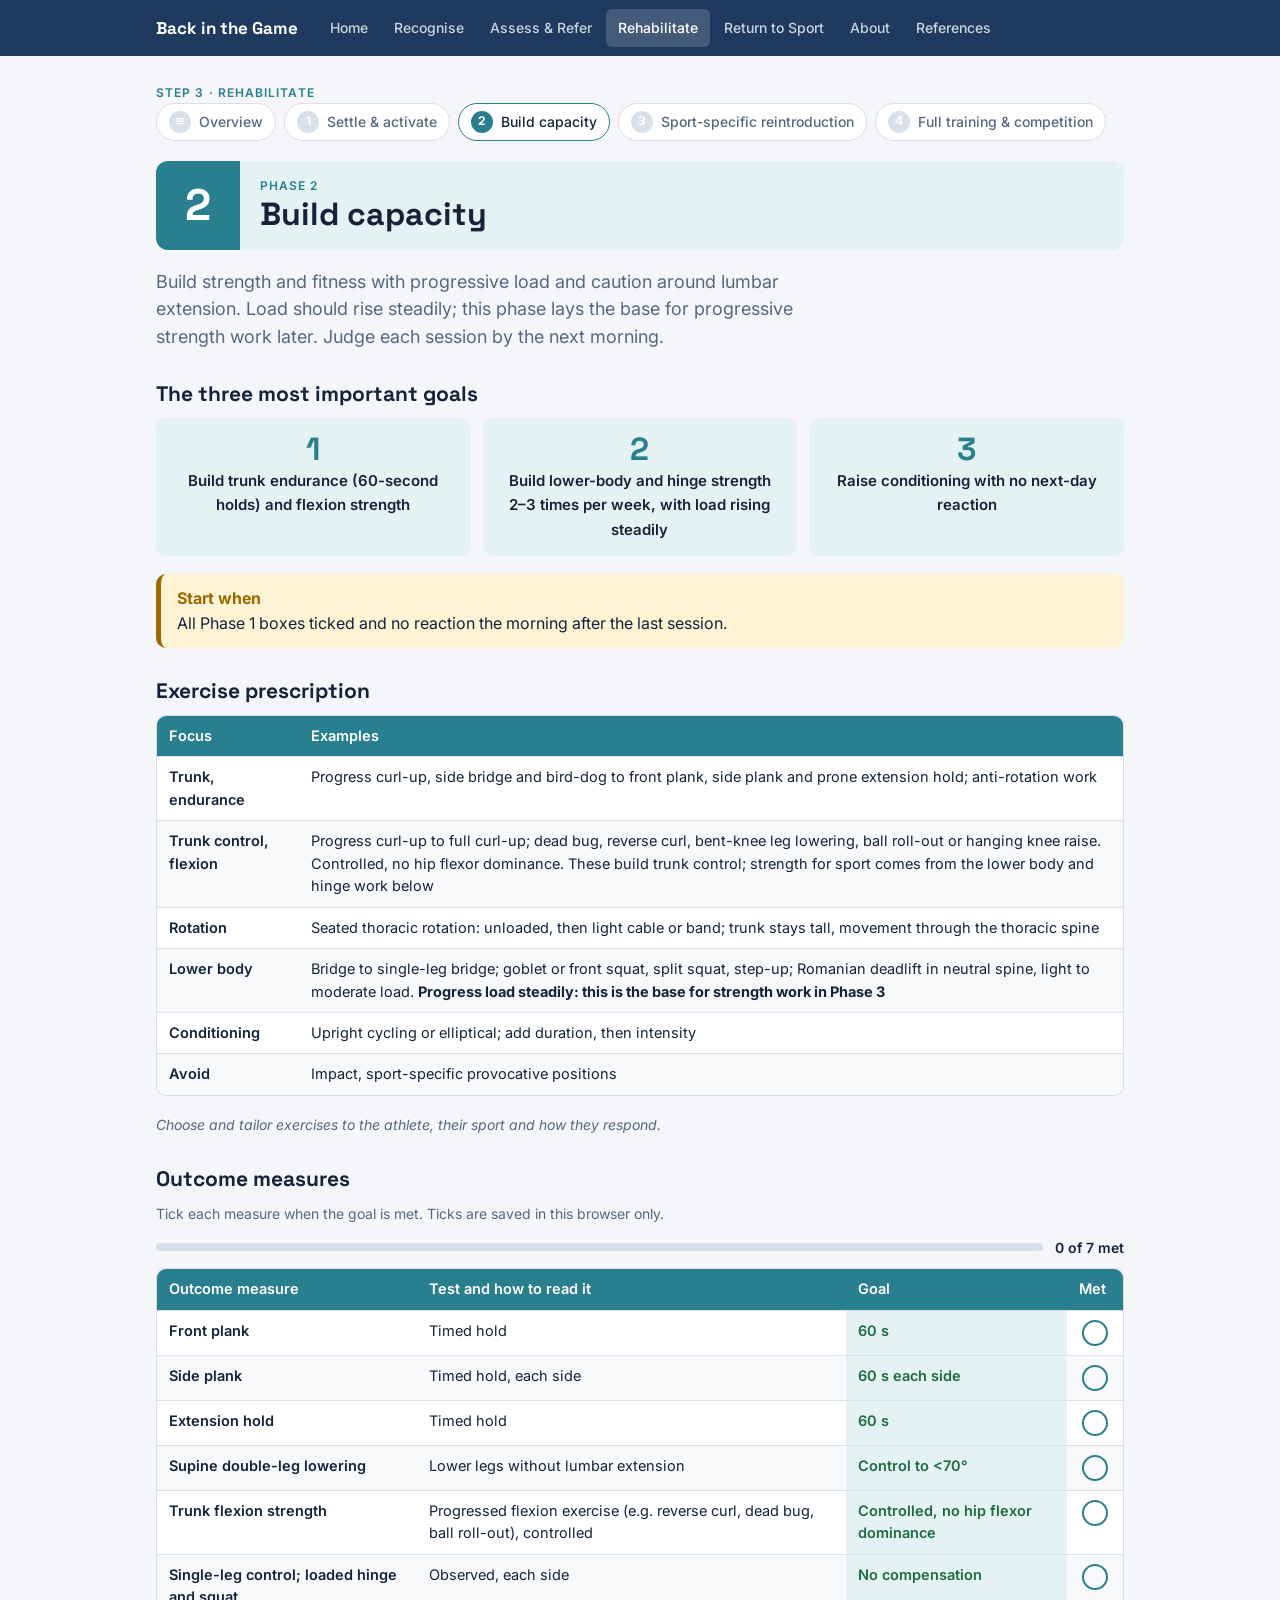
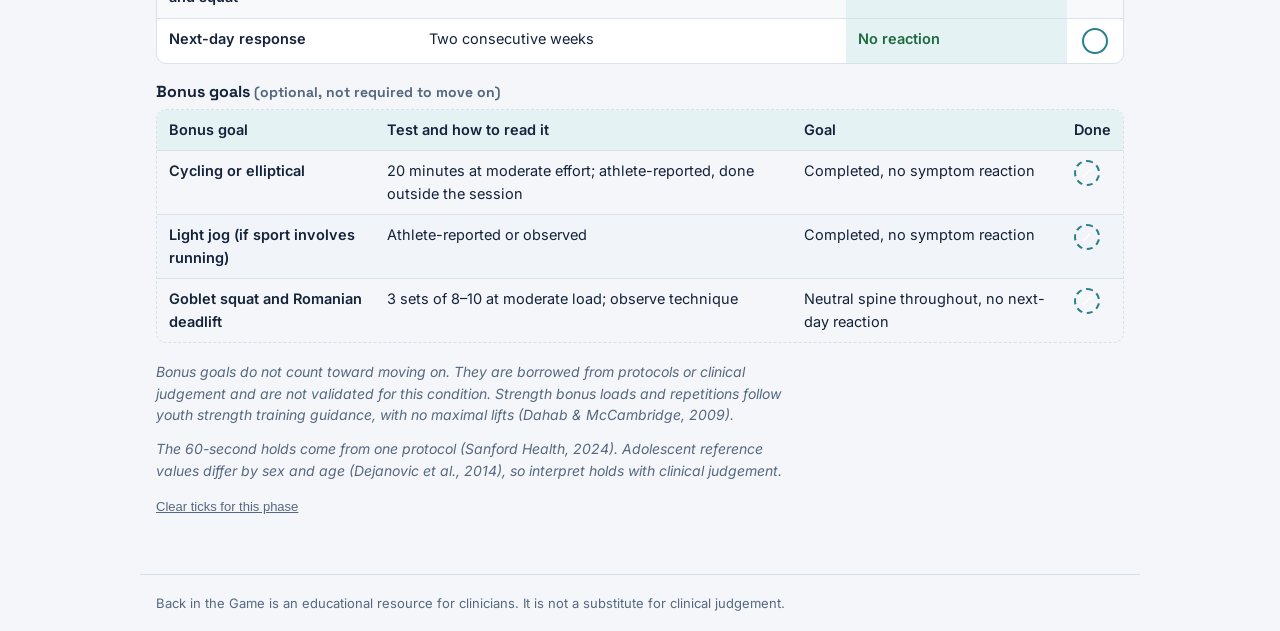
<file: phase-2.html>
<!doctype html>
<html lang="en-AU">
  <head>
    <meta charset="utf-8" />
    <meta name="viewport" content="width=device-width, initial-scale=1, viewport-fit=cover" />
    <title>Phase 2: Build capacity · Back in the Game</title>
    <link
      rel="stylesheet"
      href="https://fonts.googleapis.com/css2?family=Inter:wght@400;500;600&family=Space+Grotesk:wght@500;600;700&display=swap"
    />
    <link rel="stylesheet" href="styles.css" />
  </head>
  <body data-page="rehabilitate">
    <!-- Shared navigation header: filled in by site.js -->
    <div id="site-header"></div>

    <main class="wrap">
      <section class="ph p2" id="v-phase-2">
        <div class="kicker">Step 3 · Rehabilitate</div>
        <div class="phasebar" role="navigation" aria-label="Phases">
          <a href="rehabilitate.html" style="--c: var(--teal)"><span class="dot">≡</span>Overview</a
          ><a href="phase-1.html" data-ph="1" style="--c: var(--p1)"
            ><span class="dot">1</span>Settle &amp; activate</a
          ><a href="phase-2.html" aria-current="page" data-ph="2" style="--c: var(--p2)"
            ><span class="dot">2</span>Build capacity</a
          ><a href="phase-3.html" data-ph="3" style="--c: var(--p3)"
            ><span class="dot">3</span>Sport-specific reintroduction</a
          ><a href="phase-4.html" data-ph="4" style="--c: var(--p4)"
            ><span class="dot">4</span>Full training &amp; competition</a
          >
        </div>
        <div class="phasehead">
          <div class="num">2</div>
          <div>
            <div class="kicker">Phase 2</div>
            <h1>Build capacity</h1>
          </div>
        </div>
        <p class="lede">
          Build strength and fitness with progressive load and caution around lumbar extension. Load should
          rise steadily; this phase lays the base for progressive strength work later. Judge each session by
          the next morning.
        </p>
        <h2>The three most important goals</h2>
        <div class="goals">
          <div class="goal">
            <b>1</b><span>Build trunk endurance (60-second holds) and flexion strength</span>
          </div>
          <div class="goal">
            <b>2</b
            ><span>Build lower-body and hinge strength 2–3 times per week, with load rising steadily</span>
          </div>
          <div class="goal"><b>3</b><span>Raise conditioning with no next-day reaction</span></div>
        </div>
        <div class="start">
          <b>Start when</b><br />All Phase 1 boxes ticked and no reaction the morning after the last session.
        </div>
        <h2>Exercise prescription</h2>
        <div class="tw">
          <table>
            <thead>
              <tr>
                <th>Focus</th>
                <th>Examples</th>
              </tr>
            </thead>
            <tbody>
              <tr>
                <td>Trunk, endurance</td>
                <td>
                  Progress curl-up, side bridge and bird-dog to front plank, side plank and prone extension
                  hold; anti-rotation work
                </td>
              </tr>
              <tr>
                <td>Trunk control, flexion</td>
                <td>
                  Progress curl-up to full curl-up; dead bug, reverse curl, bent-knee leg lowering, ball
                  roll-out or hanging knee raise. Controlled, no hip flexor dominance. These build trunk
                  control; strength for sport comes from the lower body and hinge work below
                </td>
              </tr>
              <tr>
                <td>Rotation</td>
                <td>
                  Seated thoracic rotation: unloaded, then light cable or band; trunk stays tall, movement
                  through the thoracic spine
                </td>
              </tr>
              <tr>
                <td>Lower body</td>
                <td>
                  Bridge to single-leg bridge; goblet or front squat, split squat, step-up; Romanian deadlift
                  in neutral spine, light to moderate load.
                  <b>Progress load steadily: this is the base for strength work in Phase 3</b>
                </td>
              </tr>
              <tr>
                <td>Conditioning</td>
                <td>Upright cycling or elliptical; add duration, then intensity</td>
              </tr>
              <tr>
                <td>Avoid</td>
                <td>Impact, sport-specific provocative positions</td>
              </tr>
            </tbody>
          </table>
        </div>
        <p class="small">
          <em>Choose and tailor exercises to the athlete, their sport and how they respond.</em>
        </p>
        <h2>Outcome measures</h2>
        <p class="small">Tick each measure when the goal is met. Ticks are saved in this browser only.</p>
        <div class="progress" data-grp="ph2" data-n="7">
          <div class="bar"><i></i></div>
          <span class="status"></span>
        </div>
        <div class="tw mt">
          <table>
            <thead>
              <tr>
                <th>Outcome measure</th>
                <th>Test and how to read it</th>
                <th>Goal</th>
                <th>Met</th>
              </tr>
            </thead>
            <tbody>
              <tr>
                <td>Front plank</td>
                <td>Timed hold</td>
                <td class="goalc">60 s</td>
                <td class="tick">
                  <button
                    class="tickbtn"
                    type="button"
                    data-k="ph2-0"
                    aria-pressed="false"
                    aria-label="Mark as met: Front plank"
                  >
                    ✓
                  </button>
                </td>
              </tr>
              <tr>
                <td>Side plank</td>
                <td>Timed hold, each side</td>
                <td class="goalc">60 s each side</td>
                <td class="tick">
                  <button
                    class="tickbtn"
                    type="button"
                    data-k="ph2-1"
                    aria-pressed="false"
                    aria-label="Mark as met: Side plank"
                  >
                    ✓
                  </button>
                </td>
              </tr>
              <tr>
                <td>Extension hold</td>
                <td>Timed hold</td>
                <td class="goalc">60 s</td>
                <td class="tick">
                  <button
                    class="tickbtn"
                    type="button"
                    data-k="ph2-2"
                    aria-pressed="false"
                    aria-label="Mark as met: Extension hold"
                  >
                    ✓
                  </button>
                </td>
              </tr>
              <tr>
                <td>Supine double-leg lowering</td>
                <td>Lower legs without lumbar extension</td>
                <td class="goalc">Control to &lt;70°</td>
                <td class="tick">
                  <button
                    class="tickbtn"
                    type="button"
                    data-k="ph2-3"
                    aria-pressed="false"
                    aria-label="Mark as met: Supine double-leg lowering"
                  >
                    ✓
                  </button>
                </td>
              </tr>
              <tr>
                <td>Trunk flexion strength</td>
                <td>Progressed flexion exercise (e.g. reverse curl, dead bug, ball roll-out), controlled</td>
                <td class="goalc">Controlled, no hip flexor dominance</td>
                <td class="tick">
                  <button
                    class="tickbtn"
                    type="button"
                    data-k="ph2-4"
                    aria-pressed="false"
                    aria-label="Mark as met: Trunk flexion strength"
                  >
                    ✓
                  </button>
                </td>
              </tr>
              <tr>
                <td>Single-leg control; loaded hinge and squat</td>
                <td>Observed, each side</td>
                <td class="goalc">No compensation</td>
                <td class="tick">
                  <button
                    class="tickbtn"
                    type="button"
                    data-k="ph2-5"
                    aria-pressed="false"
                    aria-label="Mark as met: Single-leg control; loaded hinge and squat"
                  >
                    ✓
                  </button>
                </td>
              </tr>
              <tr>
                <td>Next-day response</td>
                <td>Two consecutive weeks</td>
                <td class="goalc">No reaction</td>
                <td class="tick">
                  <button
                    class="tickbtn"
                    type="button"
                    data-k="ph2-6"
                    aria-pressed="false"
                    aria-label="Mark as met: Next-day response"
                  >
                    ✓
                  </button>
                </td>
              </tr>
            </tbody>
          </table>
        </div>
        <h3>Bonus goals <span class="small">(optional, not required to move on)</span></h3>
        <div class="tw bonusbox">
          <table>
            <thead>
              <tr>
                <th>Bonus goal</th>
                <th>Test and how to read it</th>
                <th>Goal</th>
                <th>Done</th>
              </tr>
            </thead>
            <tbody>
              <tr>
                <td>Cycling or elliptical</td>
                <td>20 minutes at moderate effort; athlete-reported, done outside the session</td>
                <td class="goalc">Completed, no symptom reaction</td>
                <td class="tick">
                  <button
                    class="tickbtn bonus"
                    type="button"
                    data-k="b2-0"
                    data-g="ph2"
                    aria-pressed="false"
                    aria-label="Mark bonus goal as done: Cycling or elliptical"
                  >
                    ✓
                  </button>
                </td>
              </tr>
              <tr>
                <td>Light jog (if sport involves running)</td>
                <td>Athlete-reported or observed</td>
                <td class="goalc">Completed, no symptom reaction</td>
                <td class="tick">
                  <button
                    class="tickbtn bonus"
                    type="button"
                    data-k="b2-1"
                    data-g="ph2"
                    aria-pressed="false"
                    aria-label="Mark bonus goal as done: Light jog (if sport involves running)"
                  >
                    ✓
                  </button>
                </td>
              </tr>
              <tr>
                <td>Goblet squat and Romanian deadlift</td>
                <td>3 sets of 8–10 at moderate load; observe technique</td>
                <td class="goalc">Neutral spine throughout, no next-day reaction</td>
                <td class="tick">
                  <button
                    class="tickbtn bonus"
                    type="button"
                    data-k="b2-2"
                    data-g="ph2"
                    aria-pressed="false"
                    aria-label="Mark bonus goal as done: Goblet squat and Romanian deadlift"
                  >
                    ✓
                  </button>
                </td>
              </tr>
            </tbody>
          </table>
        </div>
        <p class="small">
          <em
            >Bonus goals do not count toward moving on. They are borrowed from protocols or clinical judgement
            and are not validated for this condition. Strength bonus loads and repetitions follow youth
            strength training guidance, with no maximal lifts (Dahab &amp; McCambridge, 2009).</em
          >
        </p>
        <p class="small">
          <em
            >The 60-second holds come from one protocol (Sanford Health, 2024). Adolescent reference values
            differ by sex and age (Dejanovic et al., 2014), so interpret holds with clinical judgement.</em
          >
        </p>
        <div class="progress-next" data-next="2"></div>
        <button class="reset" type="button" data-reset="ph2">Clear ticks for this phase</button>
      </section>
    </main>

    <!-- Shared footer: filled in by site.js -->
    <div id="site-footer"></div>
    <script src="site.js"></script>
  </body>
</html>
</file>
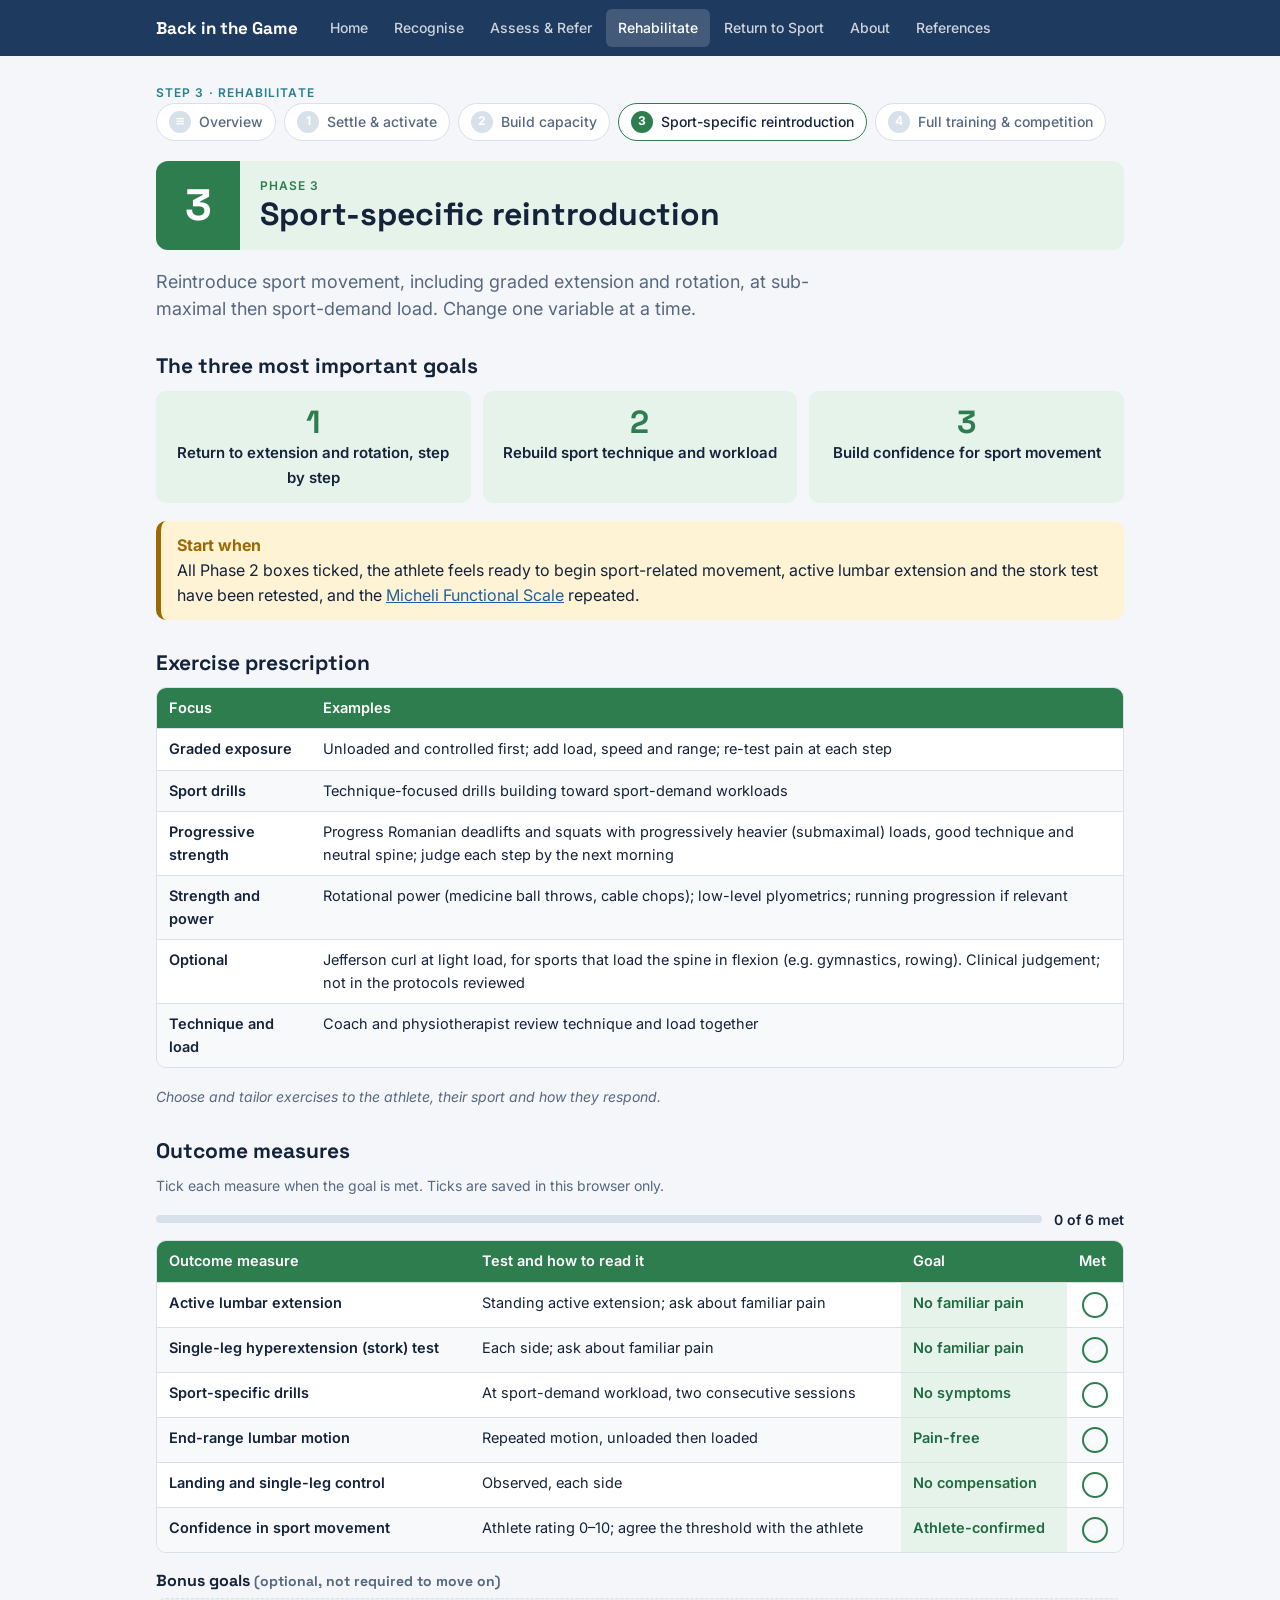
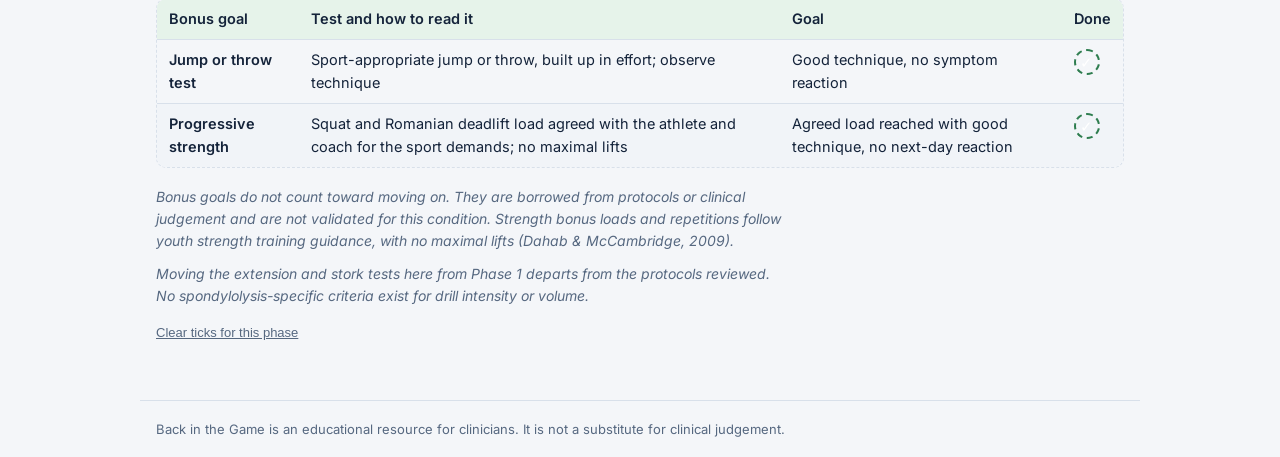
<file: phase-3.html>
<!doctype html>
<html lang="en-AU">
  <head>
    <meta charset="utf-8" />
    <meta name="viewport" content="width=device-width, initial-scale=1, viewport-fit=cover" />
    <title>Phase 3: Sport-specific reintroduction · Back in the Game</title>
    <link
      rel="stylesheet"
      href="https://fonts.googleapis.com/css2?family=Inter:wght@400;500;600&family=Space+Grotesk:wght@500;600;700&display=swap"
    />
    <link rel="stylesheet" href="styles.css" />
  </head>
  <body data-page="rehabilitate">
    <!-- Shared navigation header: filled in by site.js -->
    <div id="site-header"></div>

    <main class="wrap">
      <section class="ph p3" id="v-phase-3">
        <div class="kicker">Step 3 · Rehabilitate</div>
        <div class="phasebar" role="navigation" aria-label="Phases">
          <a href="rehabilitate.html" style="--c: var(--teal)"><span class="dot">≡</span>Overview</a
          ><a href="phase-1.html" data-ph="1" style="--c: var(--p1)"
            ><span class="dot">1</span>Settle &amp; activate</a
          ><a href="phase-2.html" data-ph="2" style="--c: var(--p2)"
            ><span class="dot">2</span>Build capacity</a
          ><a href="phase-3.html" aria-current="page" data-ph="3" style="--c: var(--p3)"
            ><span class="dot">3</span>Sport-specific reintroduction</a
          ><a href="phase-4.html" data-ph="4" style="--c: var(--p4)"
            ><span class="dot">4</span>Full training &amp; competition</a
          >
        </div>
        <div class="phasehead">
          <div class="num">3</div>
          <div>
            <div class="kicker">Phase 3</div>
            <h1>Sport-specific reintroduction</h1>
          </div>
        </div>
        <p class="lede">
          Reintroduce sport movement, including graded extension and rotation, at sub-maximal then
          sport-demand load. Change one variable at a time.
        </p>
        <h2>The three most important goals</h2>
        <div class="goals">
          <div class="goal"><b>1</b><span>Return to extension and rotation, step by step</span></div>
          <div class="goal"><b>2</b><span>Rebuild sport technique and workload</span></div>
          <div class="goal"><b>3</b><span>Build confidence for sport movement</span></div>
        </div>
        <div class="start">
          <b>Start when</b><br />All Phase 2 boxes ticked, the athlete feels ready to begin sport-related
          movement, active lumbar extension and the stork test have been retested, and the
          <a href="phase-1.html#micheli">Micheli Functional Scale</a> repeated.
        </div>
        <h2>Exercise prescription</h2>
        <div class="tw">
          <table>
            <thead>
              <tr>
                <th>Focus</th>
                <th>Examples</th>
              </tr>
            </thead>
            <tbody>
              <tr>
                <td>Graded exposure</td>
                <td>Unloaded and controlled first; add load, speed and range; re-test pain at each step</td>
              </tr>
              <tr>
                <td>Sport drills</td>
                <td>Technique-focused drills building toward sport-demand workloads</td>
              </tr>
              <tr>
                <td>Progressive strength</td>
                <td>
                  Progress Romanian deadlifts and squats with progressively heavier (submaximal) loads, good
                  technique and neutral spine; judge each step by the next morning
                </td>
              </tr>
              <tr>
                <td>Strength and power</td>
                <td>
                  Rotational power (medicine ball throws, cable chops); low-level plyometrics; running
                  progression if relevant
                </td>
              </tr>
              <tr>
                <td>Optional</td>
                <td>
                  Jefferson curl at light load, for sports that load the spine in flexion (e.g. gymnastics,
                  rowing). Clinical judgement; not in the protocols reviewed
                </td>
              </tr>
              <tr>
                <td>Technique and load</td>
                <td>Coach and physiotherapist review technique and load together</td>
              </tr>
            </tbody>
          </table>
        </div>
        <p class="small">
          <em>Choose and tailor exercises to the athlete, their sport and how they respond.</em>
        </p>
        <h2>Outcome measures</h2>
        <p class="small">Tick each measure when the goal is met. Ticks are saved in this browser only.</p>
        <div class="progress" data-grp="ph3" data-n="6">
          <div class="bar"><i></i></div>
          <span class="status"></span>
        </div>
        <div class="tw mt">
          <table>
            <thead>
              <tr>
                <th>Outcome measure</th>
                <th>Test and how to read it</th>
                <th>Goal</th>
                <th>Met</th>
              </tr>
            </thead>
            <tbody>
              <tr>
                <td>Active lumbar extension</td>
                <td>Standing active extension; ask about familiar pain</td>
                <td class="goalc">No familiar pain</td>
                <td class="tick">
                  <button
                    class="tickbtn"
                    type="button"
                    data-k="ph3-0"
                    aria-pressed="false"
                    aria-label="Mark as met: Active lumbar extension"
                  >
                    ✓
                  </button>
                </td>
              </tr>
              <tr>
                <td>Single-leg hyperextension (stork) test</td>
                <td>Each side; ask about familiar pain</td>
                <td class="goalc">No familiar pain</td>
                <td class="tick">
                  <button
                    class="tickbtn"
                    type="button"
                    data-k="ph3-1"
                    aria-pressed="false"
                    aria-label="Mark as met: Single-leg hyperextension (stork) test"
                  >
                    ✓
                  </button>
                </td>
              </tr>
              <tr>
                <td>Sport-specific drills</td>
                <td>At sport-demand workload, two consecutive sessions</td>
                <td class="goalc">No symptoms</td>
                <td class="tick">
                  <button
                    class="tickbtn"
                    type="button"
                    data-k="ph3-2"
                    aria-pressed="false"
                    aria-label="Mark as met: Sport-specific drills"
                  >
                    ✓
                  </button>
                </td>
              </tr>
              <tr>
                <td>End-range lumbar motion</td>
                <td>Repeated motion, unloaded then loaded</td>
                <td class="goalc">Pain-free</td>
                <td class="tick">
                  <button
                    class="tickbtn"
                    type="button"
                    data-k="ph3-3"
                    aria-pressed="false"
                    aria-label="Mark as met: End-range lumbar motion"
                  >
                    ✓
                  </button>
                </td>
              </tr>
              <tr>
                <td>Landing and single-leg control</td>
                <td>Observed, each side</td>
                <td class="goalc">No compensation</td>
                <td class="tick">
                  <button
                    class="tickbtn"
                    type="button"
                    data-k="ph3-4"
                    aria-pressed="false"
                    aria-label="Mark as met: Landing and single-leg control"
                  >
                    ✓
                  </button>
                </td>
              </tr>
              <tr>
                <td>Confidence in sport movement</td>
                <td>Athlete rating 0–10; agree the threshold with the athlete</td>
                <td class="goalc">Athlete-confirmed</td>
                <td class="tick">
                  <button
                    class="tickbtn"
                    type="button"
                    data-k="ph3-5"
                    aria-pressed="false"
                    aria-label="Mark as met: Confidence in sport movement"
                  >
                    ✓
                  </button>
                </td>
              </tr>
            </tbody>
          </table>
        </div>
        <h3>Bonus goals <span class="small">(optional, not required to move on)</span></h3>
        <div class="tw bonusbox">
          <table>
            <thead>
              <tr>
                <th>Bonus goal</th>
                <th>Test and how to read it</th>
                <th>Goal</th>
                <th>Done</th>
              </tr>
            </thead>
            <tbody>
              <tr>
                <td>Jump or throw test</td>
                <td>Sport-appropriate jump or throw, built up in effort; observe technique</td>
                <td class="goalc">Good technique, no symptom reaction</td>
                <td class="tick">
                  <button
                    class="tickbtn bonus"
                    type="button"
                    data-k="b3-0"
                    data-g="ph3"
                    aria-pressed="false"
                    aria-label="Mark bonus goal as done: Jump or throw test"
                  >
                    ✓
                  </button>
                </td>
              </tr>
              <tr>
                <td>Progressive strength</td>
                <td>
                  Squat and Romanian deadlift load agreed with the athlete and coach for the sport demands; no
                  maximal lifts
                </td>
                <td class="goalc">Agreed load reached with good technique, no next-day reaction</td>
                <td class="tick">
                  <button
                    class="tickbtn bonus"
                    type="button"
                    data-k="b3-1"
                    data-g="ph3"
                    aria-pressed="false"
                    aria-label="Mark bonus goal as done: Progressive strength"
                  >
                    ✓
                  </button>
                </td>
              </tr>
            </tbody>
          </table>
        </div>
        <p class="small">
          <em
            >Bonus goals do not count toward moving on. They are borrowed from protocols or clinical judgement
            and are not validated for this condition. Strength bonus loads and repetitions follow youth
            strength training guidance, with no maximal lifts (Dahab &amp; McCambridge, 2009).</em
          >
        </p>
        <p class="small">
          <em
            >Moving the extension and stork tests here from Phase 1 departs from the protocols reviewed. No
            spondylolysis-specific criteria exist for drill intensity or volume.</em
          >
        </p>
        <div class="progress-next" data-next="3"></div>
        <button class="reset" type="button" data-reset="ph3">Clear ticks for this phase</button>
      </section>
    </main>

    <!-- Shared footer: filled in by site.js -->
    <div id="site-footer"></div>
    <script src="site.js"></script>
  </body>
</html>
</file>
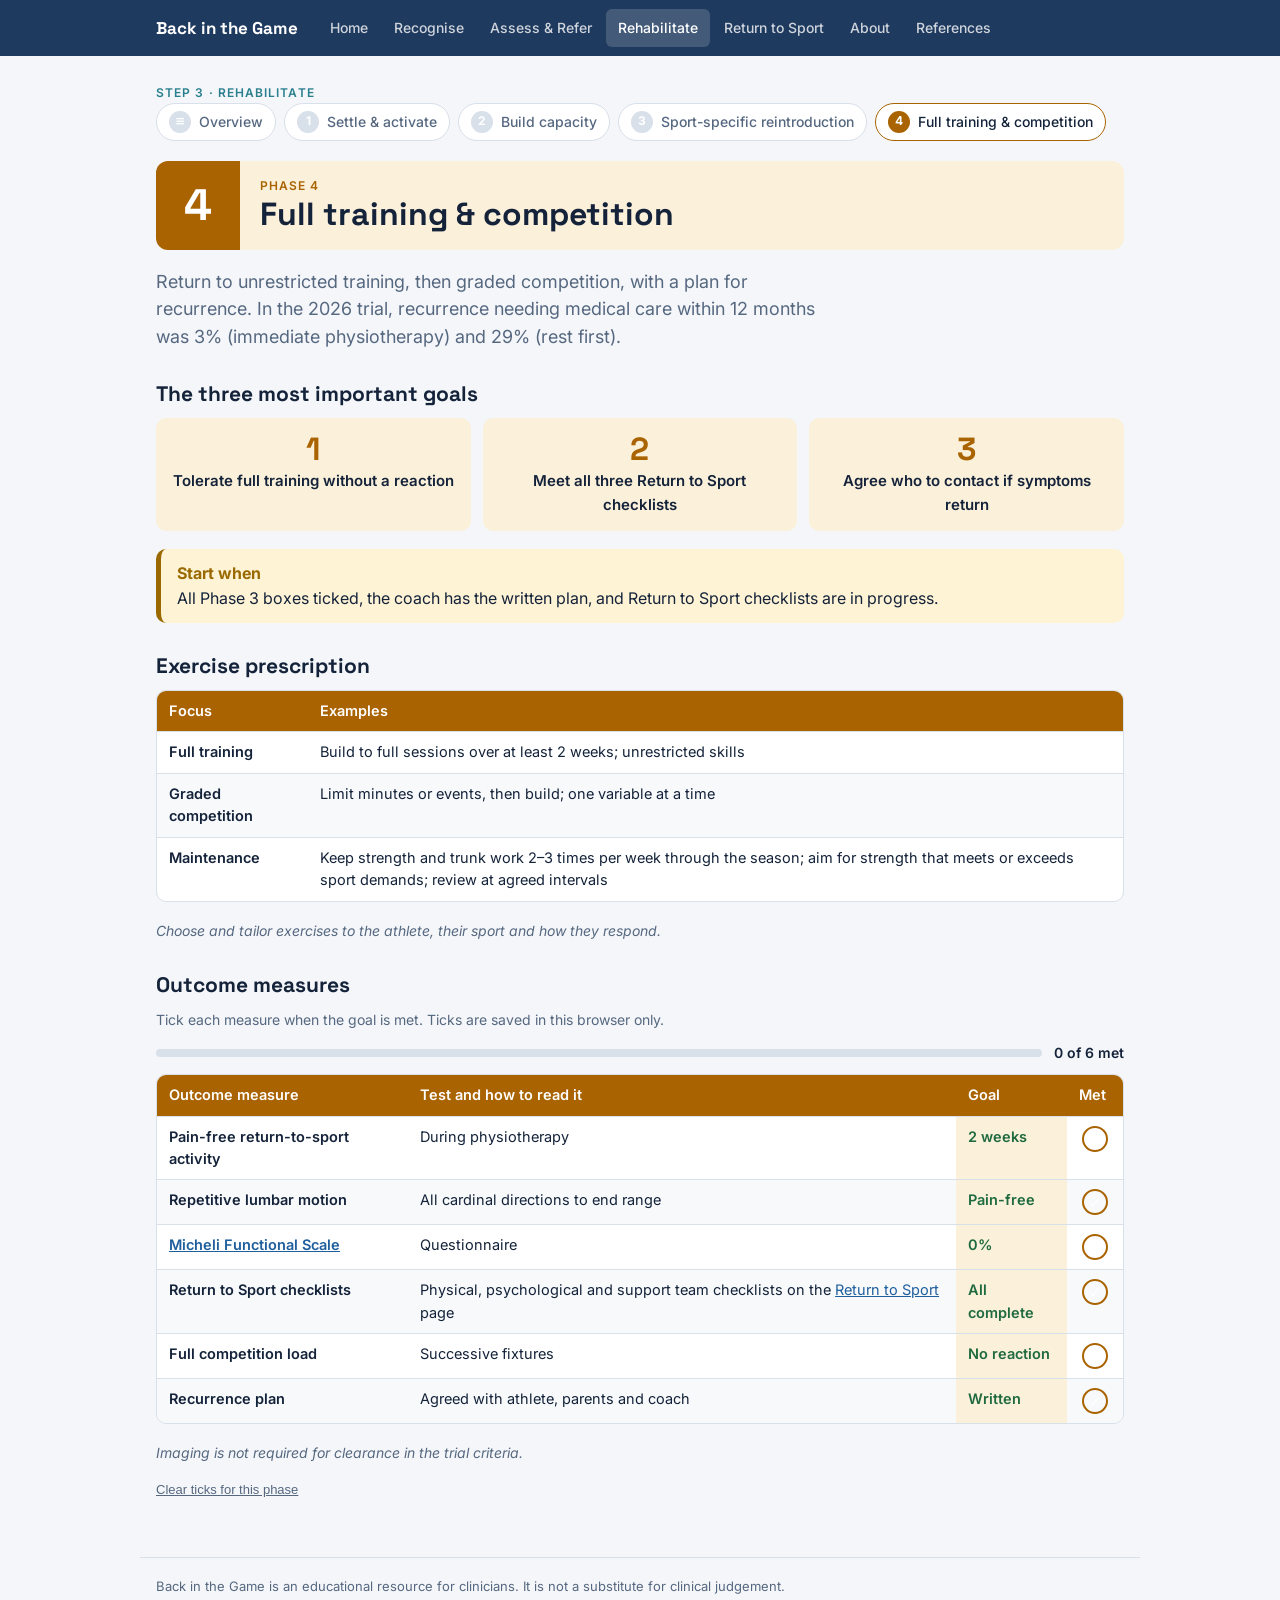
<file: phase-4.html>
<!doctype html>
<html lang="en-AU">
  <head>
    <meta charset="utf-8" />
    <meta name="viewport" content="width=device-width, initial-scale=1, viewport-fit=cover" />
    <title>Phase 4: Full training &amp; competition · Back in the Game</title>
    <link
      rel="stylesheet"
      href="https://fonts.googleapis.com/css2?family=Inter:wght@400;500;600&family=Space+Grotesk:wght@500;600;700&display=swap"
    />
    <link rel="stylesheet" href="styles.css" />
  </head>
  <body data-page="rehabilitate">
    <!-- Shared navigation header: filled in by site.js -->
    <div id="site-header"></div>

    <main class="wrap">
      <section class="ph p4" id="v-phase-4">
        <div class="kicker">Step 3 · Rehabilitate</div>
        <div class="phasebar" role="navigation" aria-label="Phases">
          <a href="rehabilitate.html" style="--c: var(--teal)"><span class="dot">≡</span>Overview</a
          ><a href="phase-1.html" data-ph="1" style="--c: var(--p1)"
            ><span class="dot">1</span>Settle &amp; activate</a
          ><a href="phase-2.html" data-ph="2" style="--c: var(--p2)"
            ><span class="dot">2</span>Build capacity</a
          ><a href="phase-3.html" data-ph="3" style="--c: var(--p3)"
            ><span class="dot">3</span>Sport-specific reintroduction</a
          ><a href="phase-4.html" aria-current="page" data-ph="4" style="--c: var(--p4)"
            ><span class="dot">4</span>Full training &amp; competition</a
          >
        </div>
        <div class="phasehead">
          <div class="num">4</div>
          <div>
            <div class="kicker">Phase 4</div>
            <h1>Full training &amp; competition</h1>
          </div>
        </div>
        <p class="lede">
          Return to unrestricted training, then graded competition, with a plan for recurrence. In the 2026
          trial, recurrence needing medical care within 12 months was 3% (immediate physiotherapy) and 29%
          (rest first).
        </p>
        <h2>The three most important goals</h2>
        <div class="goals">
          <div class="goal"><b>1</b><span>Tolerate full training without a reaction</span></div>
          <div class="goal"><b>2</b><span>Meet all three Return to Sport checklists</span></div>
          <div class="goal"><b>3</b><span>Agree who to contact if symptoms return</span></div>
        </div>
        <div class="start">
          <b>Start when</b><br />All Phase 3 boxes ticked, the coach has the written plan, and Return to Sport
          checklists are in progress.
        </div>
        <h2>Exercise prescription</h2>
        <div class="tw">
          <table>
            <thead>
              <tr>
                <th>Focus</th>
                <th>Examples</th>
              </tr>
            </thead>
            <tbody>
              <tr>
                <td>Full training</td>
                <td>Build to full sessions over at least 2 weeks; unrestricted skills</td>
              </tr>
              <tr>
                <td>Graded competition</td>
                <td>Limit minutes or events, then build; one variable at a time</td>
              </tr>
              <tr>
                <td>Maintenance</td>
                <td>
                  Keep strength and trunk work 2–3 times per week through the season; aim for strength that
                  meets or exceeds sport demands; review at agreed intervals
                </td>
              </tr>
            </tbody>
          </table>
        </div>
        <p class="small">
          <em>Choose and tailor exercises to the athlete, their sport and how they respond.</em>
        </p>
        <h2>Outcome measures</h2>
        <p class="small">Tick each measure when the goal is met. Ticks are saved in this browser only.</p>
        <div class="progress" data-grp="ph4" data-n="6">
          <div class="bar"><i></i></div>
          <span class="status"></span>
        </div>
        <div class="tw mt">
          <table>
            <thead>
              <tr>
                <th>Outcome measure</th>
                <th>Test and how to read it</th>
                <th>Goal</th>
                <th>Met</th>
              </tr>
            </thead>
            <tbody>
              <tr>
                <td>Pain-free return-to-sport activity</td>
                <td>During physiotherapy</td>
                <td class="goalc">2 weeks</td>
                <td class="tick">
                  <button
                    class="tickbtn"
                    type="button"
                    data-k="ph4-0"
                    aria-pressed="false"
                    aria-label="Mark as met: Pain-free return-to-sport activity"
                  >
                    ✓
                  </button>
                </td>
              </tr>
              <tr>
                <td>Repetitive lumbar motion</td>
                <td>All cardinal directions to end range</td>
                <td class="goalc">Pain-free</td>
                <td class="tick">
                  <button
                    class="tickbtn"
                    type="button"
                    data-k="ph4-1"
                    aria-pressed="false"
                    aria-label="Mark as met: Repetitive lumbar motion"
                  >
                    ✓
                  </button>
                </td>
              </tr>
              <tr>
                <td><a href="phase-1.html#micheli">Micheli Functional Scale</a></td>
                <td>Questionnaire</td>
                <td class="goalc">0%</td>
                <td class="tick">
                  <button
                    class="tickbtn"
                    type="button"
                    data-k="ph4-2"
                    aria-pressed="false"
                    aria-label="Mark as met: Micheli Functional Scale"
                  >
                    ✓
                  </button>
                </td>
              </tr>
              <tr>
                <td>Return to Sport checklists</td>
                <td>
                  Physical, psychological and support team checklists on the
                  <a href="return.html">Return to Sport</a> page
                </td>
                <td class="goalc">All complete</td>
                <td class="tick">
                  <button
                    class="tickbtn"
                    type="button"
                    data-k="ph4-3"
                    aria-pressed="false"
                    aria-label="Mark as met: Return to Sport checklists"
                  >
                    ✓
                  </button>
                </td>
              </tr>
              <tr>
                <td>Full competition load</td>
                <td>Successive fixtures</td>
                <td class="goalc">No reaction</td>
                <td class="tick">
                  <button
                    class="tickbtn"
                    type="button"
                    data-k="ph4-4"
                    aria-pressed="false"
                    aria-label="Mark as met: Full competition load"
                  >
                    ✓
                  </button>
                </td>
              </tr>
              <tr>
                <td>Recurrence plan</td>
                <td>Agreed with athlete, parents and coach</td>
                <td class="goalc">Written</td>
                <td class="tick">
                  <button
                    class="tickbtn"
                    type="button"
                    data-k="ph4-5"
                    aria-pressed="false"
                    aria-label="Mark as met: Recurrence plan"
                  >
                    ✓
                  </button>
                </td>
              </tr>
            </tbody>
          </table>
        </div>

        <p class="small"><em>Imaging is not required for clearance in the trial criteria.</em></p>
        <div class="progress-next" data-next="4"></div>
        <button class="reset" type="button" data-reset="ph4">Clear ticks for this phase</button>
      </section>
    </main>

    <!-- Shared footer: filled in by site.js -->
    <div id="site-footer"></div>
    <script src="site.js"></script>
  </body>
</html>
</file>
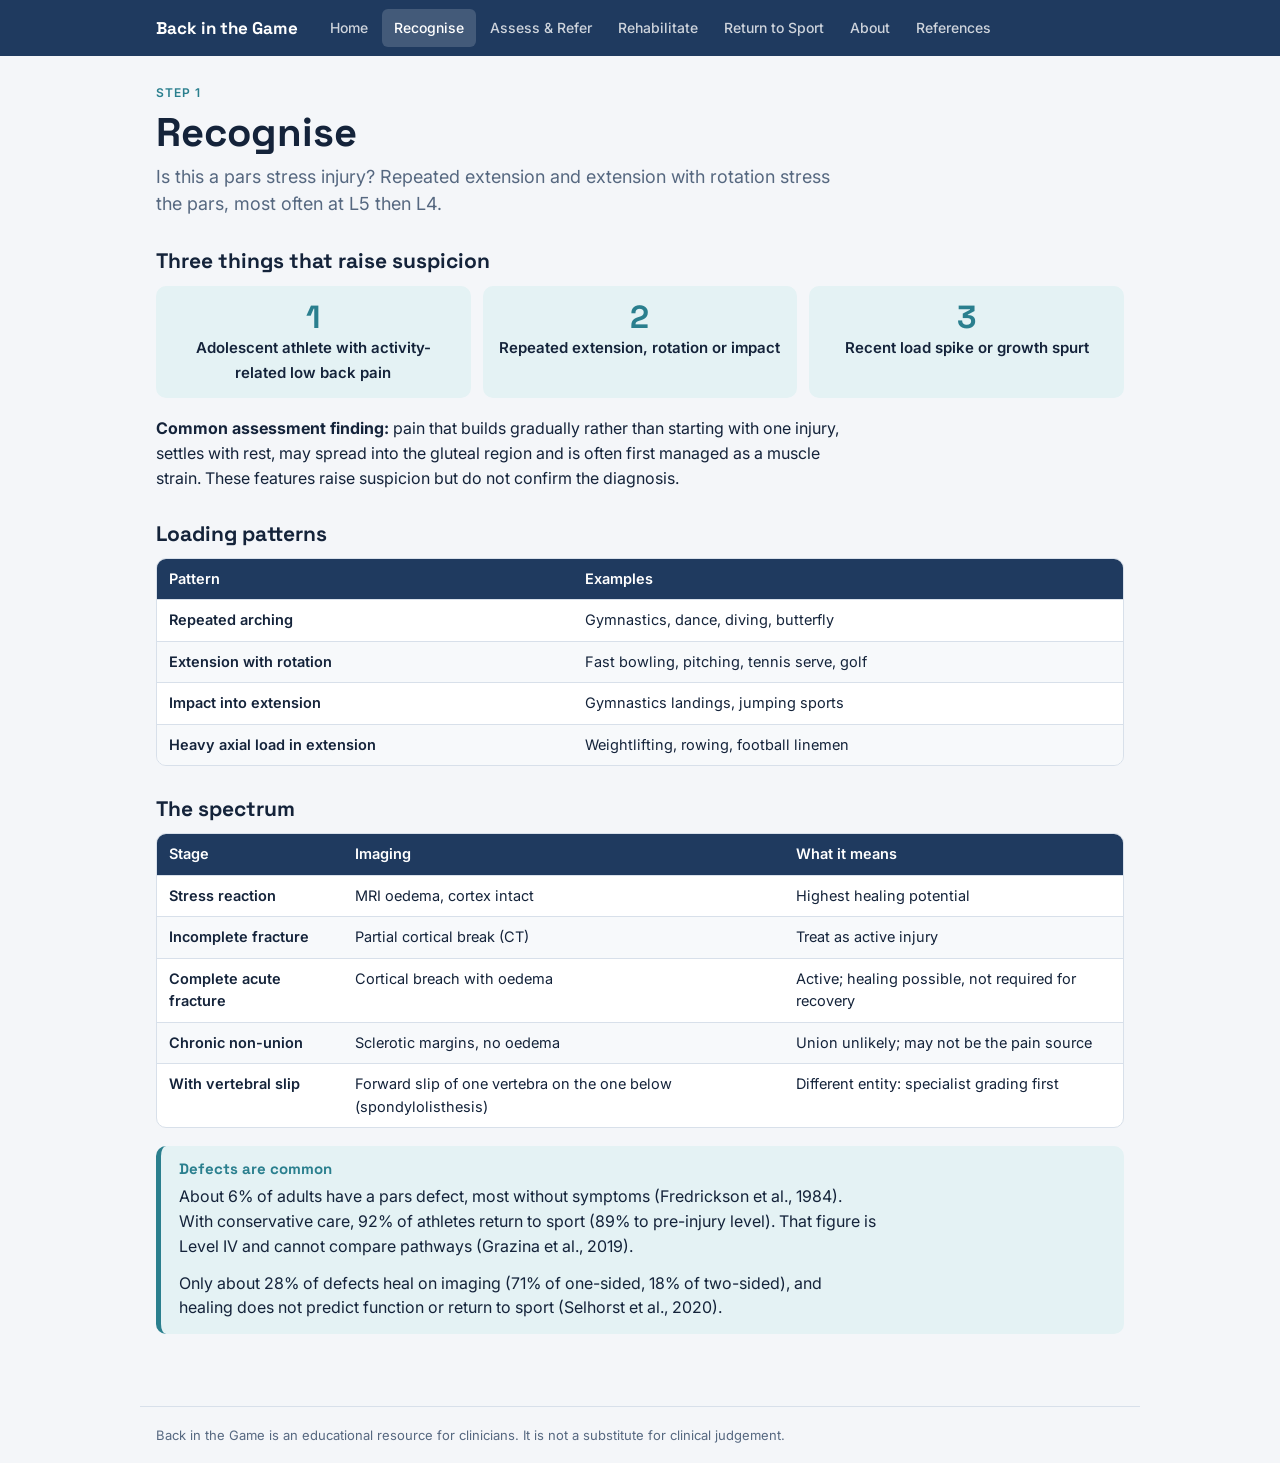
<file: recognise.html>
<!doctype html>
<html lang="en-AU">
  <head>
    <meta charset="utf-8" />
    <meta name="viewport" content="width=device-width, initial-scale=1, viewport-fit=cover" />
    <title>Recognise · Back in the Game</title>
    <link
      rel="stylesheet"
      href="https://fonts.googleapis.com/css2?family=Inter:wght@400;500;600&family=Space+Grotesk:wght@500;600;700&display=swap"
    />
    <link rel="stylesheet" href="styles.css" />
  </head>
  <body data-page="recognise">
    <!-- Shared navigation header: filled in by site.js -->
    <div id="site-header"></div>

    <main class="wrap">
      <section id="v-recognise">
        <div class="kicker">Step 1</div>
        <h1 class="page-title">Recognise</h1>
        <p class="lede">
          Is this a pars stress injury? Repeated extension and extension with rotation stress the pars, most
          often at L5 then L4.
        </p>
        <h2>Three things that raise suspicion</h2>
        <div class="goals" style="--c: var(--teal); --tint: var(--teal-tint)">
          <div class="goal"><b>1</b><span>Adolescent athlete with activity-related low back pain</span></div>
          <div class="goal"><b>2</b><span>Repeated extension, rotation or impact</span></div>
          <div class="goal"><b>3</b><span>Recent load spike or growth spurt</span></div>
        </div>
        <p>
          <b>Common assessment finding:</b> pain that builds gradually rather than starting with one injury,
          settles with rest, may spread into the gluteal region and is often first managed as a muscle strain.
          These features raise suspicion but do not confirm the diagnosis.
        </p>
        <h2>Loading patterns</h2>
        <div class="tw">
          <table class="">
            <thead>
              <tr>
                <th>Pattern</th>
                <th>Examples</th>
              </tr>
            </thead>
            <tbody>
              <tr>
                <td>Repeated arching</td>
                <td>Gymnastics, dance, diving, butterfly</td>
              </tr>
              <tr>
                <td>Extension with rotation</td>
                <td>Fast bowling, pitching, tennis serve, golf</td>
              </tr>
              <tr>
                <td>Impact into extension</td>
                <td>Gymnastics landings, jumping sports</td>
              </tr>
              <tr>
                <td>Heavy axial load in extension</td>
                <td>Weightlifting, rowing, football linemen</td>
              </tr>
            </tbody>
          </table>
        </div>
        <h2>The spectrum</h2>
        <div class="tw">
          <table class="">
            <thead>
              <tr>
                <th>Stage</th>
                <th>Imaging</th>
                <th>What it means</th>
              </tr>
            </thead>
            <tbody>
              <tr>
                <td>Stress reaction</td>
                <td>MRI oedema, cortex intact</td>
                <td>Highest healing potential</td>
              </tr>
              <tr>
                <td>Incomplete fracture</td>
                <td>Partial cortical break (CT)</td>
                <td>Treat as active injury</td>
              </tr>
              <tr>
                <td>Complete acute fracture</td>
                <td>Cortical breach with oedema</td>
                <td>Active; healing possible, not required for recovery</td>
              </tr>
              <tr>
                <td>Chronic non-union</td>
                <td>Sclerotic margins, no oedema</td>
                <td>Union unlikely; may not be the pain source</td>
              </tr>
              <tr>
                <td>With vertebral slip</td>
                <td>Forward slip of one vertebra on the one below (spondylolisthesis)</td>
                <td>Different entity: specialist grading first</td>
              </tr>
            </tbody>
          </table>
        </div>
        <div class="box info">
          <h3>Defects are common</h3>
          <p>
            About 6% of adults have a pars defect, most without symptoms (Fredrickson et al., 1984). With
            conservative care, 92% of athletes return to sport (89% to pre-injury level). That figure is Level
            IV and cannot compare pathways (Grazina et al., 2019).
          </p>
          <p>
            Only about 28% of defects heal on imaging (71% of one-sided, 18% of two-sided), and healing does
            not predict function or return to sport (Selhorst et al., 2020).
          </p>
        </div>
      </section>
    </main>

    <!-- Shared footer: filled in by site.js -->
    <div id="site-footer"></div>
    <script src="site.js"></script>
  </body>
</html>
</file>
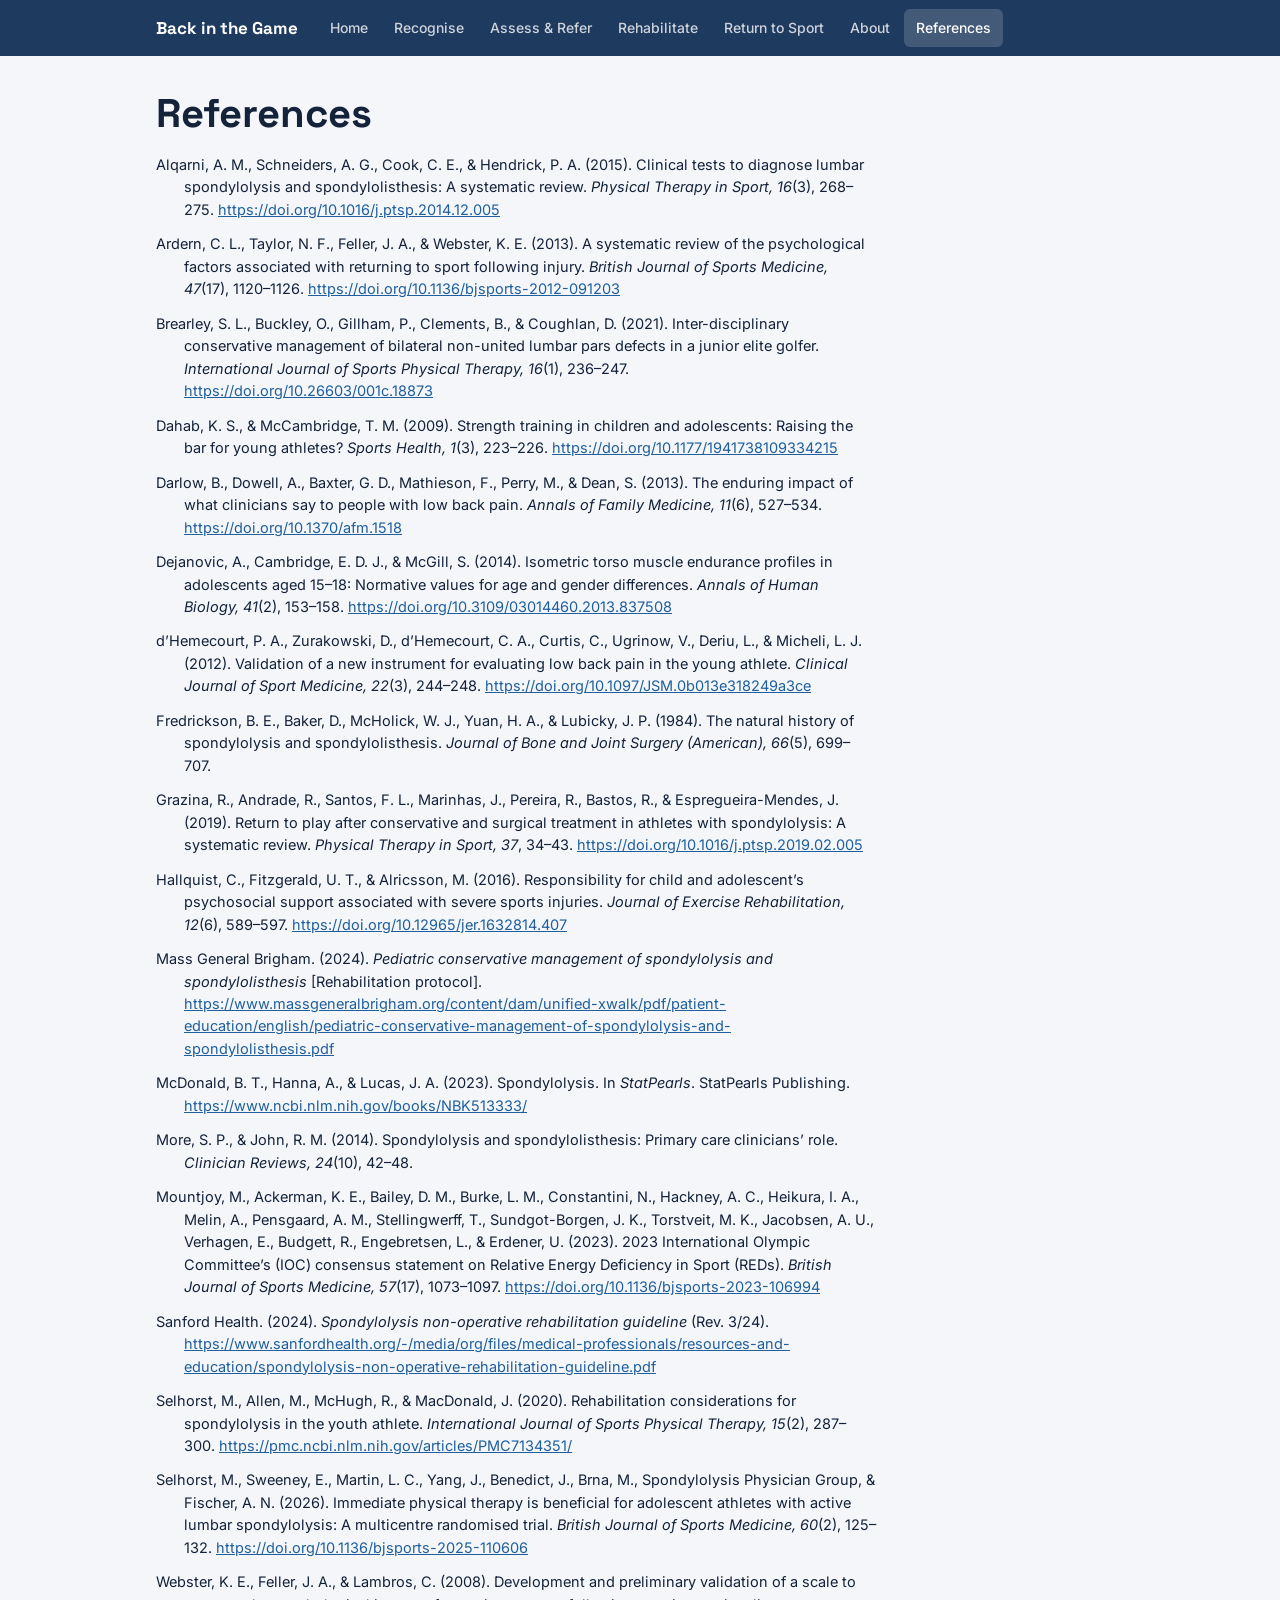
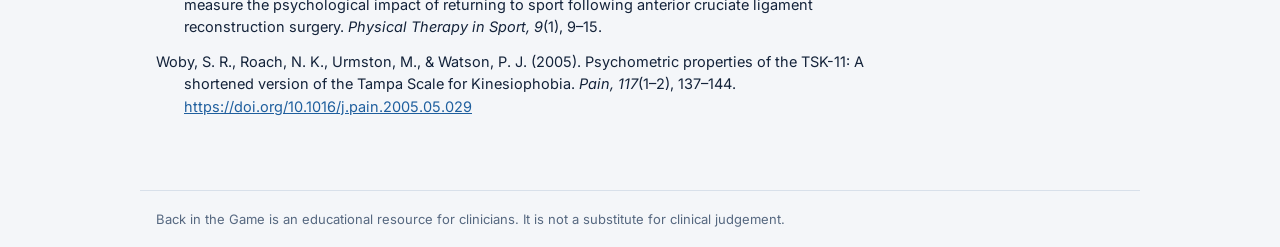
<file: references.html>
<!doctype html>
<html lang="en-AU">
  <head>
    <meta charset="utf-8" />
    <meta name="viewport" content="width=device-width, initial-scale=1, viewport-fit=cover" />
    <title>References · Back in the Game</title>
    <link
      rel="stylesheet"
      href="https://fonts.googleapis.com/css2?family=Inter:wght@400;500;600&family=Space+Grotesk:wght@500;600;700&display=swap"
    />
    <link rel="stylesheet" href="styles.css" />
  </head>
  <body data-page="references">
    <!-- Shared navigation header: filled in by site.js -->
    <div id="site-header"></div>

    <main class="wrap">
      <section id="v-references">
        <h1 class="page-title">References</h1>
        <ol class="refs" style="list-style: none">
          <li>
            Alqarni, A. M., Schneiders, A. G., Cook, C. E., &amp; Hendrick, P. A. (2015). Clinical tests to
            diagnose lumbar spondylolysis and spondylolisthesis: A systematic review.
            <em>Physical Therapy in Sport, 16</em>(3), 268–275.
            <a href="https://doi.org/10.1016/j.ptsp.2014.12.005" target="_blank" rel="noopener"
              >https://doi.org/10.1016/j.ptsp.2014.12.005</a
            >
          </li>
          <li>
            Ardern, C. L., Taylor, N. F., Feller, J. A., &amp; Webster, K. E. (2013). A systematic review of
            the psychological factors associated with returning to sport following injury.
            <em>British Journal of Sports Medicine, 47</em>(17), 1120–1126.
            <a href="https://doi.org/10.1136/bjsports-2012-091203" target="_blank" rel="noopener"
              >https://doi.org/10.1136/bjsports-2012-091203</a
            >
          </li>
          <li>
            Brearley, S. L., Buckley, O., Gillham, P., Clements, B., &amp; Coughlan, D. (2021).
            Inter-disciplinary conservative management of bilateral non-united lumbar pars defects in a junior
            elite golfer. <em>International Journal of Sports Physical Therapy, 16</em>(1), 236–247.
            <a href="https://doi.org/10.26603/001c.18873" target="_blank" rel="noopener"
              >https://doi.org/10.26603/001c.18873</a
            >
          </li>
          <li>
            Dahab, K. S., &amp; McCambridge, T. M. (2009). Strength training in children and adolescents:
            Raising the bar for young athletes? <em>Sports Health, 1</em>(3), 223–226.
            <a href="https://doi.org/10.1177/1941738109334215" target="_blank" rel="noopener"
              >https://doi.org/10.1177/1941738109334215</a
            >
          </li>
          <li>
            Darlow, B., Dowell, A., Baxter, G. D., Mathieson, F., Perry, M., &amp; Dean, S. (2013). The
            enduring impact of what clinicians say to people with low back pain.
            <em>Annals of Family Medicine, 11</em>(6), 527–534.
            <a href="https://doi.org/10.1370/afm.1518" target="_blank" rel="noopener"
              >https://doi.org/10.1370/afm.1518</a
            >
          </li>
          <li>
            Dejanovic, A., Cambridge, E. D. J., &amp; McGill, S. (2014). Isometric torso muscle endurance
            profiles in adolescents aged 15–18: Normative values for age and gender differences.
            <em>Annals of Human Biology, 41</em>(2), 153–158.
            <a href="https://doi.org/10.3109/03014460.2013.837508" target="_blank" rel="noopener"
              >https://doi.org/10.3109/03014460.2013.837508</a
            >
          </li>
          <li>
            d’Hemecourt, P. A., Zurakowski, D., d’Hemecourt, C. A., Curtis, C., Ugrinow, V., Deriu, L., &amp;
            Micheli, L. J. (2012). Validation of a new instrument for evaluating low back pain in the young
            athlete. <em>Clinical Journal of Sport Medicine, 22</em>(3), 244–248.
            <a href="https://doi.org/10.1097/JSM.0b013e318249a3ce" target="_blank" rel="noopener"
              >https://doi.org/10.1097/JSM.0b013e318249a3ce</a
            >
          </li>
          <li>
            Fredrickson, B. E., Baker, D., McHolick, W. J., Yuan, H. A., &amp; Lubicky, J. P. (1984). The
            natural history of spondylolysis and spondylolisthesis.
            <em>Journal of Bone and Joint Surgery (American), 66</em>(5), 699–707.
          </li>
          <li>
            Grazina, R., Andrade, R., Santos, F. L., Marinhas, J., Pereira, R., Bastos, R., &amp;
            Espregueira-Mendes, J. (2019). Return to play after conservative and surgical treatment in
            athletes with spondylolysis: A systematic review. <em>Physical Therapy in Sport, 37</em>, 34–43.
            <a href="https://doi.org/10.1016/j.ptsp.2019.02.005" target="_blank" rel="noopener"
              >https://doi.org/10.1016/j.ptsp.2019.02.005</a
            >
          </li>
          <li>
            Hallquist, C., Fitzgerald, U. T., &amp; Alricsson, M. (2016). Responsibility for child and
            adolescent’s psychosocial support associated with severe sports injuries.
            <em>Journal of Exercise Rehabilitation, 12</em>(6), 589–597.
            <a href="https://doi.org/10.12965/jer.1632814.407" target="_blank" rel="noopener"
              >https://doi.org/10.12965/jer.1632814.407</a
            >
          </li>
          <li>
            Mass General Brigham. (2024).
            <em>Pediatric conservative management of spondylolysis and spondylolisthesis</em> [Rehabilitation
            protocol].
            <a
              href="https://www.massgeneralbrigham.org/content/dam/unified-xwalk/pdf/patient-education/english/pediatric-conservative-management-of-spondylolysis-and-spondylolisthesis.pdf"
              target="_blank"
              rel="noopener"
              >https://www.massgeneralbrigham.org/content/dam/unified-xwalk/pdf/patient-education/english/pediatric-conservative-management-of-spondylolysis-and-spondylolisthesis.pdf</a
            >
          </li>
          <li>
            McDonald, B. T., Hanna, A., &amp; Lucas, J. A. (2023). Spondylolysis. In <em>StatPearls</em>.
            StatPearls Publishing.
            <a href="https://www.ncbi.nlm.nih.gov/books/NBK513333/" target="_blank" rel="noopener"
              >https://www.ncbi.nlm.nih.gov/books/NBK513333/</a
            >
          </li>
          <li>
            More, S. P., &amp; John, R. M. (2014). Spondylolysis and spondylolisthesis: Primary care
            clinicians’ role. <em>Clinician Reviews, 24</em>(10), 42–48.
          </li>
          <li>
            Mountjoy, M., Ackerman, K. E., Bailey, D. M., Burke, L. M., Constantini, N., Hackney, A. C.,
            Heikura, I. A., Melin, A., Pensgaard, A. M., Stellingwerff, T., Sundgot-Borgen, J. K., Torstveit,
            M. K., Jacobsen, A. U., Verhagen, E., Budgett, R., Engebretsen, L., &amp; Erdener, U. (2023). 2023
            International Olympic Committee’s (IOC) consensus statement on Relative Energy Deficiency in Sport
            (REDs). <em>British Journal of Sports Medicine, 57</em>(17), 1073–1097.
            <a href="https://doi.org/10.1136/bjsports-2023-106994" target="_blank" rel="noopener"
              >https://doi.org/10.1136/bjsports-2023-106994</a
            >
          </li>
          <li>
            Sanford Health. (2024). <em>Spondylolysis non-operative rehabilitation guideline</em> (Rev. 3/24).
            <a
              href="https://www.sanfordhealth.org/-/media/org/files/medical-professionals/resources-and-education/spondylolysis-non-operative-rehabilitation-guideline.pdf"
              target="_blank"
              rel="noopener"
              >https://www.sanfordhealth.org/-/media/org/files/medical-professionals/resources-and-education/spondylolysis-non-operative-rehabilitation-guideline.pdf</a
            >
          </li>
          <li>
            Selhorst, M., Allen, M., McHugh, R., &amp; MacDonald, J. (2020). Rehabilitation considerations for
            spondylolysis in the youth athlete.
            <em>International Journal of Sports Physical Therapy, 15</em>(2), 287–300.
            <a href="https://pmc.ncbi.nlm.nih.gov/articles/PMC7134351/" target="_blank" rel="noopener"
              >https://pmc.ncbi.nlm.nih.gov/articles/PMC7134351/</a
            >
          </li>
          <li>
            Selhorst, M., Sweeney, E., Martin, L. C., Yang, J., Benedict, J., Brna, M., Spondylolysis
            Physician Group, &amp; Fischer, A. N. (2026). Immediate physical therapy is beneficial for
            adolescent athletes with active lumbar spondylolysis: A multicentre randomised trial.
            <em>British Journal of Sports Medicine, 60</em>(2), 125–132.
            <a href="https://doi.org/10.1136/bjsports-2025-110606" target="_blank" rel="noopener"
              >https://doi.org/10.1136/bjsports-2025-110606</a
            >
          </li>
          <li>
            Webster, K. E., Feller, J. A., &amp; Lambros, C. (2008). Development and preliminary validation of
            a scale to measure the psychological impact of returning to sport following anterior cruciate
            ligament reconstruction surgery. <em>Physical Therapy in Sport, 9</em>(1), 9–15.
          </li>
          <li>
            Woby, S. R., Roach, N. K., Urmston, M., &amp; Watson, P. J. (2005). Psychometric properties of the
            TSK-11: A shortened version of the Tampa Scale for Kinesiophobia. <em>Pain, 117</em>(1–2),
            137–144.
            <a href="https://doi.org/10.1016/j.pain.2005.05.029" target="_blank" rel="noopener"
              >https://doi.org/10.1016/j.pain.2005.05.029</a
            >
          </li>
        </ol>
      </section>
    </main>

    <!-- Shared footer: filled in by site.js -->
    <div id="site-footer"></div>
    <script src="site.js"></script>
  </body>
</html>
</file>
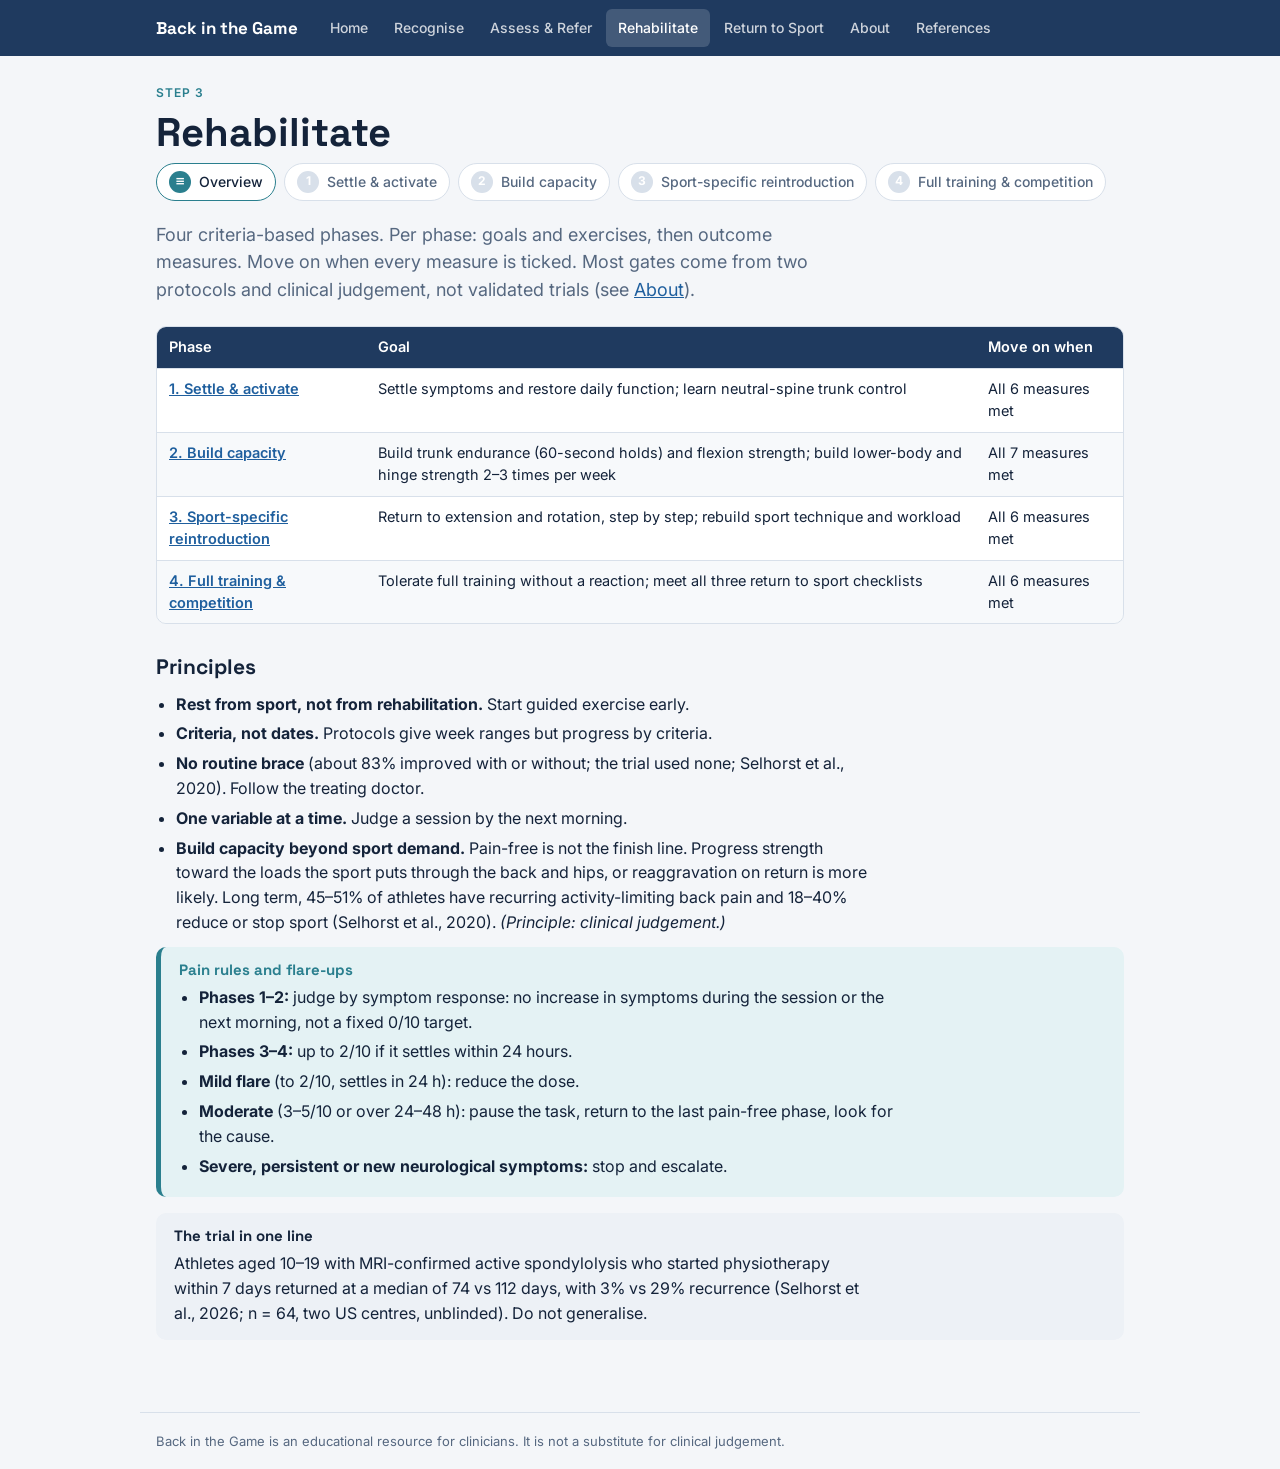
<file: rehabilitate.html>
<!doctype html>
<html lang="en-AU">
  <head>
    <meta charset="utf-8" />
    <meta name="viewport" content="width=device-width, initial-scale=1, viewport-fit=cover" />
    <title>Rehabilitate · Back in the Game</title>
    <link
      rel="stylesheet"
      href="https://fonts.googleapis.com/css2?family=Inter:wght@400;500;600&family=Space+Grotesk:wght@500;600;700&display=swap"
    />
    <link rel="stylesheet" href="styles.css" />
  </head>
  <body data-page="rehabilitate">
    <!-- Shared navigation header: filled in by site.js -->
    <div id="site-header"></div>

    <main class="wrap">
      <section id="v-rehabilitate">
        <div class="kicker">Step 3</div>
        <h1 class="page-title">Rehabilitate</h1>
        <div class="phasebar" role="navigation" aria-label="Phases">
          <a href="rehabilitate.html" aria-current="page" style="--c: var(--teal)"
            ><span class="dot">≡</span>Overview</a
          ><a href="phase-1.html" data-ph="1" style="--c: var(--p1)"
            ><span class="dot">1</span>Settle &amp; activate</a
          ><a href="phase-2.html" data-ph="2" style="--c: var(--p2)"
            ><span class="dot">2</span>Build capacity</a
          ><a href="phase-3.html" data-ph="3" style="--c: var(--p3)"
            ><span class="dot">3</span>Sport-specific reintroduction</a
          ><a href="phase-4.html" data-ph="4" style="--c: var(--p4)"
            ><span class="dot">4</span>Full training &amp; competition</a
          >
        </div>
        <p class="lede">
          Four criteria-based phases. Per phase: goals and exercises, then outcome measures. Move on when
          every measure is ticked. Most gates come from two protocols and clinical judgement, not validated
          trials (see <a href="about.html">About</a>).
        </p>
        <div class="tw">
          <table class="">
            <thead>
              <tr>
                <th>Phase</th>
                <th>Goal</th>
                <th>Move on when</th>
              </tr>
            </thead>
            <tbody>
              <tr>
                <td><a href="phase-1.html">1. Settle &amp; activate</a></td>
                <td>Settle symptoms and restore daily function; learn neutral-spine trunk control</td>
                <td>All 6 measures met</td>
              </tr>
              <tr>
                <td><a href="phase-2.html">2. Build capacity</a></td>
                <td>
                  Build trunk endurance (60-second holds) and flexion strength; build lower-body and hinge
                  strength 2–3 times per week
                </td>
                <td>All 7 measures met</td>
              </tr>
              <tr>
                <td><a href="phase-3.html">3. Sport-specific reintroduction</a></td>
                <td>Return to extension and rotation, step by step; rebuild sport technique and workload</td>
                <td>All 6 measures met</td>
              </tr>
              <tr>
                <td><a href="phase-4.html">4. Full training &amp; competition</a></td>
                <td>Tolerate full training without a reaction; meet all three return to sport checklists</td>
                <td>All 6 measures met</td>
              </tr>
            </tbody>
          </table>
        </div>
        <h2>Principles</h2>
        <ul>
          <li><b>Rest from sport, not from rehabilitation.</b> Start guided exercise early.</li>
          <li><b>Criteria, not dates.</b> Protocols give week ranges but progress by criteria.</li>
          <li>
            <b>No routine brace</b> (about 83% improved with or without; the trial used none; Selhorst et al.,
            2020). Follow the treating doctor.
          </li>
          <li><b>One variable at a time.</b> Judge a session by the next morning.</li>
          <li>
            <b>Build capacity beyond sport demand.</b> Pain-free is not the finish line. Progress strength
            toward the loads the sport puts through the back and hips, or reaggravation on return is more
            likely. Long term, 45–51% of athletes have recurring activity-limiting back pain and 18–40% reduce
            or stop sport (Selhorst et al., 2020).
            <em>(Principle: clinical judgement.)</em>
          </li>
        </ul>
        <div class="box info">
          <h3>Pain rules and flare-ups</h3>
          <ul>
            <li>
              <b>Phases 1–2:</b> judge by symptom response: no increase in symptoms during the session or the
              next morning, not a fixed 0/10 target.
            </li>
            <li><b>Phases 3–4:</b> up to 2/10 if it settles within 24 hours.</li>
            <li><b>Mild flare</b> (to 2/10, settles in 24 h): reduce the dose.</li>
            <li>
              <b>Moderate</b> (3–5/10 or over 24–48 h): pause the task, return to the last pain-free phase,
              look for the cause.
            </li>
            <li><b>Severe, persistent or new neurological symptoms:</b> stop and escalate.</li>
          </ul>
        </div>
        <div class="box">
          <h3>The trial in one line</h3>
          <p>
            Athletes aged 10–19 with MRI-confirmed active spondylolysis who started physiotherapy within 7
            days returned at a median of 74 vs 112 days, with 3% vs 29% recurrence (Selhorst et al., 2026; n =
            64, two US centres, unblinded). Do not generalise.
          </p>
        </div>
      </section>
    </main>

    <!-- Shared footer: filled in by site.js -->
    <div id="site-footer"></div>
    <script src="site.js"></script>
  </body>
</html>
</file>
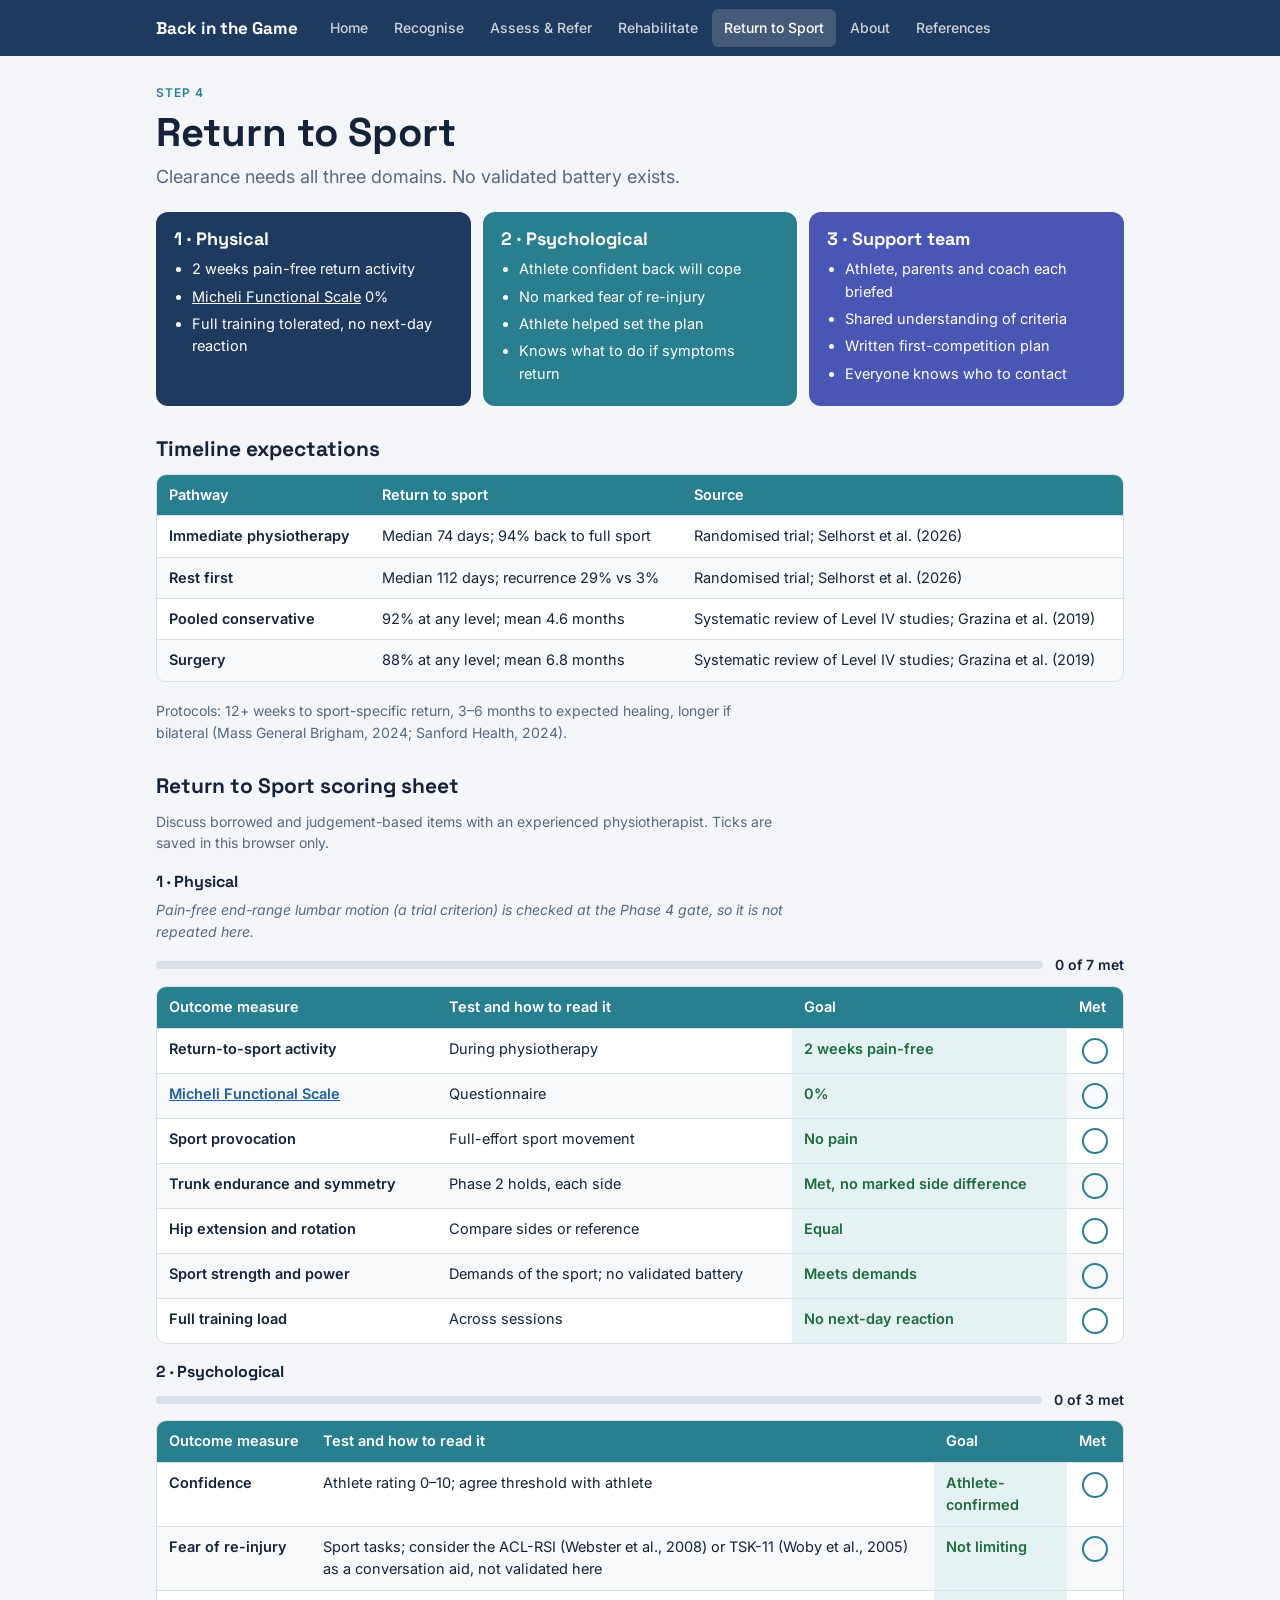
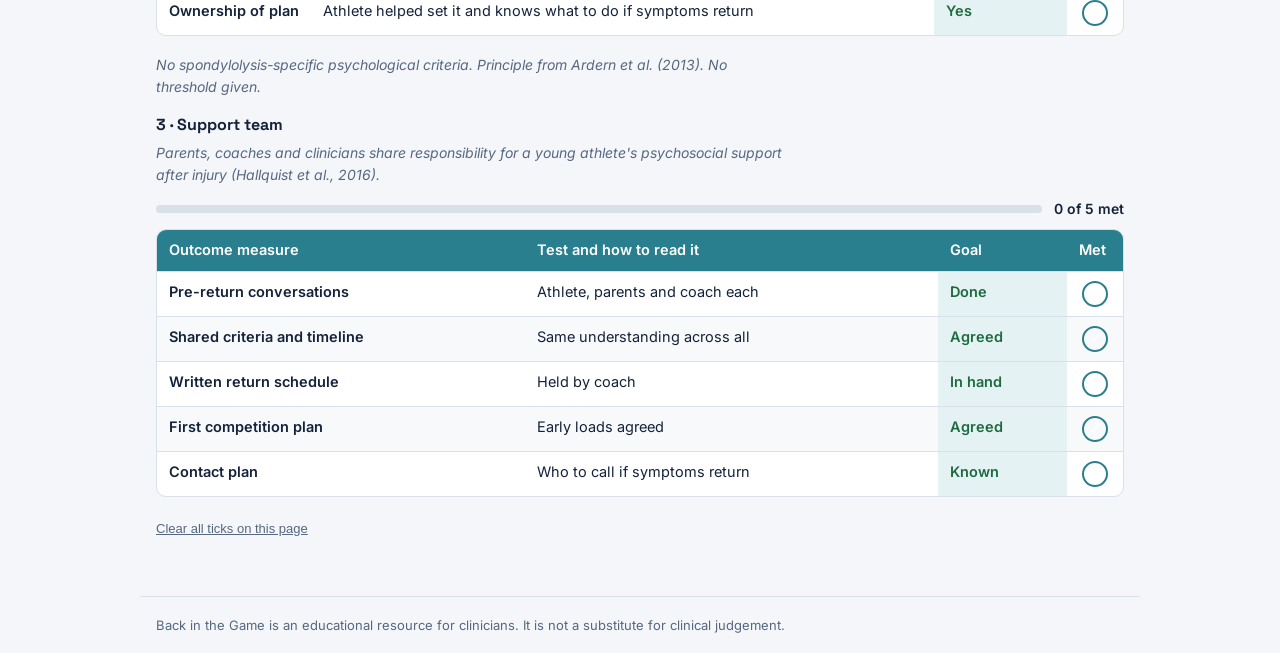
<file: return.html>
<!doctype html>
<html lang="en-AU">
  <head>
    <meta charset="utf-8" />
    <meta name="viewport" content="width=device-width, initial-scale=1, viewport-fit=cover" />
    <title>Return to Sport · Back in the Game</title>
    <link
      rel="stylesheet"
      href="https://fonts.googleapis.com/css2?family=Inter:wght@400;500;600&family=Space+Grotesk:wght@500;600;700&display=swap"
    />
    <link rel="stylesheet" href="styles.css" />
  </head>
  <body data-page="return">
    <!-- Shared navigation header: filled in by site.js -->
    <div id="site-header"></div>

    <main class="wrap">
      <section class="ph rts" id="v-return">
        <div class="kicker">Step 4</div>
        <h1 class="page-title">Return to Sport</h1>
        <p class="lede">Clearance needs all three domains. No validated battery exists.</p>
        <div class="domains">
          <div class="dom d1">
            <h3>1 · Physical</h3>
            <ul>
              <li>2 weeks pain-free return activity</li>
              <li><a href="phase-1.html#micheli">Micheli Functional Scale</a> 0%</li>
              <li>Full training tolerated, no next-day reaction</li>
            </ul>
          </div>
          <div class="dom d2">
            <h3>2 · Psychological</h3>
            <ul>
              <li>Athlete confident back will cope</li>
              <li>No marked fear of re-injury</li>
              <li>Athlete helped set the plan</li>
              <li>Knows what to do if symptoms return</li>
            </ul>
          </div>
          <div class="dom d3">
            <h3>3 · Support team</h3>
            <ul>
              <li>Athlete, parents and coach each briefed</li>
              <li>Shared understanding of criteria</li>
              <li>Written first-competition plan</li>
              <li>Everyone knows who to contact</li>
            </ul>
          </div>
        </div>
        <h2>Timeline expectations</h2>
        <div class="tw">
          <table class="">
            <thead>
              <tr>
                <th>Pathway</th>
                <th>Return to sport</th>
                <th>Source</th>
              </tr>
            </thead>
            <tbody>
              <tr>
                <td>Immediate physiotherapy</td>
                <td>Median 74 days; 94% back to full sport</td>
                <td>Randomised trial; Selhorst et al. (2026)</td>
              </tr>
              <tr>
                <td>Rest first</td>
                <td>Median 112 days; recurrence 29% vs 3%</td>
                <td>Randomised trial; Selhorst et al. (2026)</td>
              </tr>
              <tr>
                <td>Pooled conservative</td>
                <td>92% at any level; mean 4.6 months</td>
                <td>Systematic review of Level IV studies; Grazina et al. (2019)</td>
              </tr>
              <tr>
                <td>Surgery</td>
                <td>88% at any level; mean 6.8 months</td>
                <td>Systematic review of Level IV studies; Grazina et al. (2019)</td>
              </tr>
            </tbody>
          </table>
        </div>
        <p class="small">
          Protocols: 12+ weeks to sport-specific return, 3–6 months to expected healing, longer if bilateral
          (Mass General Brigham, 2024; Sanford Health, 2024).
        </p>
        <h2>Return to Sport scoring sheet</h2>
        <p class="small">
          Discuss borrowed and judgement-based items with an experienced physiotherapist. Ticks are saved in
          this browser only.
        </p>
        <h3>1 · Physical</h3>
        <p class="small">
          <em
            >Pain-free end-range lumbar motion (a trial criterion) is checked at the Phase 4 gate, so it is
            not repeated here.</em
          >
        </p>
        <div class="progress" data-grp="rp" data-n="7">
          <div class="bar"><i></i></div>
          <span class="status"></span>
        </div>
        <div class="tw mt">
          <table>
            <thead>
              <tr>
                <th>Outcome measure</th>
                <th>Test and how to read it</th>
                <th>Goal</th>
                <th>Met</th>
              </tr>
            </thead>
            <tbody>
              <tr>
                <td>Return-to-sport activity</td>
                <td>During physiotherapy</td>
                <td class="goalc">2 weeks pain-free</td>
                <td class="tick">
                  <button
                    class="tickbtn"
                    type="button"
                    data-k="rp-0"
                    aria-pressed="false"
                    aria-label="Mark as met: Return-to-sport activity"
                  >
                    ✓
                  </button>
                </td>
              </tr>
              <tr>
                <td><a href="phase-1.html#micheli">Micheli Functional Scale</a></td>
                <td>Questionnaire</td>
                <td class="goalc">0%</td>
                <td class="tick">
                  <button
                    class="tickbtn"
                    type="button"
                    data-k="rp-1"
                    aria-pressed="false"
                    aria-label="Mark as met: Micheli Functional Scale"
                  >
                    ✓
                  </button>
                </td>
              </tr>
              <tr>
                <td>Sport provocation</td>
                <td>Full-effort sport movement</td>
                <td class="goalc">No pain</td>
                <td class="tick">
                  <button
                    class="tickbtn"
                    type="button"
                    data-k="rp-2"
                    aria-pressed="false"
                    aria-label="Mark as met: Sport provocation"
                  >
                    ✓
                  </button>
                </td>
              </tr>
              <tr>
                <td>Trunk endurance and symmetry</td>
                <td>Phase 2 holds, each side</td>
                <td class="goalc">Met, no marked side difference</td>
                <td class="tick">
                  <button
                    class="tickbtn"
                    type="button"
                    data-k="rp-3"
                    aria-pressed="false"
                    aria-label="Mark as met: Trunk endurance and symmetry"
                  >
                    ✓
                  </button>
                </td>
              </tr>
              <tr>
                <td>Hip extension and rotation</td>
                <td>Compare sides or reference</td>
                <td class="goalc">Equal</td>
                <td class="tick">
                  <button
                    class="tickbtn"
                    type="button"
                    data-k="rp-4"
                    aria-pressed="false"
                    aria-label="Mark as met: Hip extension and rotation"
                  >
                    ✓
                  </button>
                </td>
              </tr>
              <tr>
                <td>Sport strength and power</td>
                <td>Demands of the sport; no validated battery</td>
                <td class="goalc">Meets demands</td>
                <td class="tick">
                  <button
                    class="tickbtn"
                    type="button"
                    data-k="rp-5"
                    aria-pressed="false"
                    aria-label="Mark as met: Sport strength and power"
                  >
                    ✓
                  </button>
                </td>
              </tr>
              <tr>
                <td>Full training load</td>
                <td>Across sessions</td>
                <td class="goalc">No next-day reaction</td>
                <td class="tick">
                  <button
                    class="tickbtn"
                    type="button"
                    data-k="rp-6"
                    aria-pressed="false"
                    aria-label="Mark as met: Full training load"
                  >
                    ✓
                  </button>
                </td>
              </tr>
            </tbody>
          </table>
        </div>
        <h3>2 · Psychological</h3>
        <div class="progress" data-grp="rs" data-n="3">
          <div class="bar"><i></i></div>
          <span class="status"></span>
        </div>
        <div class="tw mt">
          <table>
            <thead>
              <tr>
                <th>Outcome measure</th>
                <th>Test and how to read it</th>
                <th>Goal</th>
                <th>Met</th>
              </tr>
            </thead>
            <tbody>
              <tr>
                <td>Confidence</td>
                <td>Athlete rating 0–10; agree threshold with athlete</td>
                <td class="goalc">Athlete-confirmed</td>
                <td class="tick">
                  <button
                    class="tickbtn"
                    type="button"
                    data-k="rs-0"
                    aria-pressed="false"
                    aria-label="Mark as met: Confidence"
                  >
                    ✓
                  </button>
                </td>
              </tr>
              <tr>
                <td>Fear of re-injury</td>
                <td>
                  Sport tasks; consider the ACL-RSI (Webster et al., 2008) or TSK-11 (Woby et al., 2005) as a
                  conversation aid, not validated here
                </td>
                <td class="goalc">Not limiting</td>
                <td class="tick">
                  <button
                    class="tickbtn"
                    type="button"
                    data-k="rs-1"
                    aria-pressed="false"
                    aria-label="Mark as met: Fear of re-injury"
                  >
                    ✓
                  </button>
                </td>
              </tr>
              <tr>
                <td>Ownership of plan</td>
                <td>Athlete helped set it and knows what to do if symptoms return</td>
                <td class="goalc">Yes</td>
                <td class="tick">
                  <button
                    class="tickbtn"
                    type="button"
                    data-k="rs-2"
                    aria-pressed="false"
                    aria-label="Mark as met: Ownership of plan"
                  >
                    ✓
                  </button>
                </td>
              </tr>
            </tbody>
          </table>
        </div>
        <p class="small">
          <em
            >No spondylolysis-specific psychological criteria. Principle from Ardern et al. (2013). No
            threshold given.</em
          >
        </p>
        <h3>3 · Support team</h3>
        <p class="small">
          <em
            >Parents, coaches and clinicians share responsibility for a young athlete's psychosocial support
            after injury (Hallquist et al., 2016).</em
          >
        </p>
        <div class="progress" data-grp="rk" data-n="5">
          <div class="bar"><i></i></div>
          <span class="status"></span>
        </div>
        <div class="tw mt">
          <table>
            <thead>
              <tr>
                <th>Outcome measure</th>
                <th>Test and how to read it</th>
                <th>Goal</th>
                <th>Met</th>
              </tr>
            </thead>
            <tbody>
              <tr>
                <td>Pre-return conversations</td>
                <td>Athlete, parents and coach each</td>
                <td class="goalc">Done</td>
                <td class="tick">
                  <button
                    class="tickbtn"
                    type="button"
                    data-k="rk-0"
                    aria-pressed="false"
                    aria-label="Mark as met: Pre-return conversations"
                  >
                    ✓
                  </button>
                </td>
              </tr>
              <tr>
                <td>Shared criteria and timeline</td>
                <td>Same understanding across all</td>
                <td class="goalc">Agreed</td>
                <td class="tick">
                  <button
                    class="tickbtn"
                    type="button"
                    data-k="rk-1"
                    aria-pressed="false"
                    aria-label="Mark as met: Shared criteria and timeline"
                  >
                    ✓
                  </button>
                </td>
              </tr>
              <tr>
                <td>Written return schedule</td>
                <td>Held by coach</td>
                <td class="goalc">In hand</td>
                <td class="tick">
                  <button
                    class="tickbtn"
                    type="button"
                    data-k="rk-2"
                    aria-pressed="false"
                    aria-label="Mark as met: Written return schedule"
                  >
                    ✓
                  </button>
                </td>
              </tr>
              <tr>
                <td>First competition plan</td>
                <td>Early loads agreed</td>
                <td class="goalc">Agreed</td>
                <td class="tick">
                  <button
                    class="tickbtn"
                    type="button"
                    data-k="rk-3"
                    aria-pressed="false"
                    aria-label="Mark as met: First competition plan"
                  >
                    ✓
                  </button>
                </td>
              </tr>
              <tr>
                <td>Contact plan</td>
                <td>Who to call if symptoms return</td>
                <td class="goalc">Known</td>
                <td class="tick">
                  <button
                    class="tickbtn"
                    type="button"
                    data-k="rk-4"
                    aria-pressed="false"
                    aria-label="Mark as met: Contact plan"
                  >
                    ✓
                  </button>
                </td>
              </tr>
            </tbody>
          </table>
        </div>
        <button class="reset" type="button" data-reset="rp,rs,rk">Clear all ticks on this page</button>
      </section>
    </main>

    <!-- Shared footer: filled in by site.js -->
    <div id="site-footer"></div>
    <script src="site.js"></script>
  </body>
</html>
</file>
<file: styles.css>
/* Back in the Game: shared styles for every page */
/* Layout: sticky top bar with section tabs; one section visible at a time; phase pages carry their own colour. */
:root {
  --bg: #f4f6f9;
  --surface: #ffffff;
  --fg: #14233a;
  --muted: #566880;
  --line: #d8e0ea;
  --soft: #edf1f6;
  --brand: #1f3a5f;
  --brand-fg: #ffffff;
  --link: #1f5f9e;
  --teal: #2a7f8e;
  --teal-tint: #e4f2f4;
  --p1: #2a6fa8;
  --p1-tint: #e6f0f9;
  --p2: #2a7f8e;
  --p2-tint: #e4f2f4;
  --p3: #2e7d4f;
  --p3-tint: #e6f3ea;
  --p4: #a96300;
  --p4-tint: #fbf0da;
  --red: #b3261e;
  --red-tint: #fbeae9;
  --amber: #9a6a00;
  --amber-tint: #fff3d6;
  --green: #1f6b3f;
  --mark: #fff3a3;
  --mark-fg: #5b4a00;
  --font-head: "Space Grotesk", system-ui, sans-serif;
  --font-body: "Inter", system-ui, sans-serif;
}
@media (prefers-color-scheme: dark) {
  :root:not([data-theme="light"]) {
    --bg: #0e1622;
    --surface: #162130;
    --fg: #e5ecf5;
    --muted: #9daec2;
    --line: #27374c;
    --soft: #1b2a3d;
    --brand: #13233a;
    --brand-fg: #eaf1f9;
    --link: #8fbdeb;
    --teal: #5bb5c4;
    --teal-tint: #17323a;
    --p1: #6fa8e0;
    --p1-tint: #16293d;
    --p2: #5bb5c4;
    --p2-tint: #16323a;
    --p3: #63b885;
    --p3-tint: #173126;
    --p4: #e0a140;
    --p4-tint: #3a2c12;
    --red: #f08a84;
    --red-tint: #3a1d1d;
    --amber: #e8b654;
    --amber-tint: #3a2e12;
    --green: #7fd0a0;
    --mark: #5b4a00;
    --mark-fg: #ffefa0;
    color-scheme: dark;
  }
}
:root[data-theme="dark"] {
  --bg: #0e1622;
  --surface: #162130;
  --fg: #e5ecf5;
  --muted: #9daec2;
  --line: #27374c;
  --soft: #1b2a3d;
  --brand: #13233a;
  --brand-fg: #eaf1f9;
  --link: #8fbdeb;
  --teal: #5bb5c4;
  --teal-tint: #17323a;
  --p1: #6fa8e0;
  --p1-tint: #16293d;
  --p2: #5bb5c4;
  --p2-tint: #16323a;
  --p3: #63b885;
  --p3-tint: #173126;
  --p4: #e0a140;
  --p4-tint: #3a2c12;
  --red: #f08a84;
  --red-tint: #3a1d1d;
  --amber: #e8b654;
  --amber-tint: #3a2e12;
  --green: #7fd0a0;
  --mark: #5b4a00;
  --mark-fg: #ffefa0;
  color-scheme: dark;
}
* {
  box-sizing: border-box;
}
body {
  background: var(--bg);
  color: var(--fg);
  font-family: var(--font-body);
  font-size: 16px;
  line-height: 1.55;
  margin: 0;
}
body::before {
  content: "";
  position: fixed;
  inset: 0 0 auto;
  height: env(safe-area-inset-top, 0px);
  background: var(--brand);
  z-index: 30;
}
h1,
h2,
h3 {
  font-family: var(--font-head);
  line-height: 1.2;
  text-wrap: balance;
  margin: 0;
}
a {
  color: var(--link);
}
.wrap {
  max-width: 1000px;
  margin: 0 auto;
  padding-left: max(16px, env(safe-area-inset-left, 0px));
  padding-right: max(16px, env(safe-area-inset-right, 0px));
}
/* top bar */
.top {
  position: sticky;
  top: env(safe-area-inset-top, 0px);
  z-index: 20;
  background: var(--brand);
  color: var(--brand-fg);
}
.top .wrap {
  display: flex;
  align-items: center;
  gap: 20px;
  min-height: 56px;
}
.brand {
  font-family: var(--font-head);
  font-weight: 700;
  font-size: 17px;
  white-space: nowrap;
  color: var(--brand-fg);
  text-decoration: none;
}
nav {
  display: flex;
  gap: 2px;
  overflow-x: auto;
  scrollbar-width: none;
  flex: 1;
  min-width: 0;
}
nav::-webkit-scrollbar {
  display: none;
}
nav a {
  color: var(--brand-fg);
  text-decoration: none;
  font-size: 14px;
  font-weight: 500;
  padding: 8px 12px;
  border-radius: 6px;
  white-space: nowrap;
  opacity: 0.78;
}
nav a:hover {
  opacity: 1;
  background: rgba(255, 255, 255, 0.1);
}
nav a[aria-current="page"] {
  opacity: 1;
  background: rgba(255, 255, 255, 0.16);
}
:focus-visible {
  outline: 3px solid var(--teal);
  outline-offset: 2px;
}
main {
  padding-block: 28px 56px;
}
.kicker {
  font-size: 12px;
  letter-spacing: 0.09em;
  text-transform: uppercase;
  font-weight: 600;
  color: var(--teal);
}
.page-title {
  font-size: clamp(28px, 5vw, 40px);
  font-weight: 700;
  margin: 6px 0 6px;
}
.lede {
  font-size: 18px;
  color: var(--muted);
  max-width: 62ch;
  margin: 0 0 22px;
}
h2 {
  font-size: 21px;
  margin: 30px 0 12px;
}
h3 {
  font-size: 16px;
  margin: 18px 0 8px;
}
p {
  margin: 0 0 12px;
  max-width: 70ch;
}
ul {
  margin: 0 0 12px;
  padding-left: 20px;
}
li {
  margin-bottom: 5px;
  max-width: 70ch;
}
.small {
  font-size: 14px;
  color: var(--muted);
}
.cite {
  font-size: 13px;
  color: var(--muted);
}
/* hero */
.hero {
  display: grid;
  grid-template-columns: repeat(4, 1fr);
  gap: 12px;
  margin: 8px 0 8px;
}
.step {
  display: block;
  text-decoration: none;
  color: #fff;
  border-radius: 12px;
  padding: 16px;
  min-height: 132px;
}
.step b {
  display: block;
  font-family: var(--font-head);
  font-size: 18px;
  margin: 6px 0 4px;
}
.step span.n {
  display: inline-grid;
  place-items: center;
  width: 28px;
  height: 28px;
  border-radius: 50%;
  background: #fff;
  font-weight: 700;
  font-size: 14px;
}
.step small {
  font-size: 13.5px;
  opacity: 0.92;
  line-height: 1.35;
  display: block;
}
.s1 {
  background: #1f3a5f;
}
.s1 .n {
  color: #1f3a5f;
}
.s2 {
  background: #2a6fa8;
}
.s2 .n {
  color: #2a6fa8;
}
.s3 {
  background: #2e7d4f;
}
.s3 .n {
  color: #2e7d4f;
}
.s4 {
  background: #a96300;
}
.s4 .n {
  color: #a96300;
}
@media (prefers-color-scheme: dark) {
  :root:not([data-theme="light"]) .s1 {
    background: #27466f;
  }
  :root:not([data-theme="light"]) .s2 {
    background: #2a5c8c;
  }
  :root:not([data-theme="light"]) .s3 {
    background: #2a6a45;
  }
  :root:not([data-theme="light"]) .s4 {
    background: #8a5200;
  }
}
:root[data-theme="dark"] .s1 {
  background: #27466f;
}
:root[data-theme="dark"] .s2 {
  background: #2a5c8c;
}
:root[data-theme="dark"] .s3 {
  background: #2a6a45;
}
:root[data-theme="dark"] .s4 {
  background: #8a5200;
}
.msgs {
  display: grid;
  gap: 10px;
  margin: 0;
  padding: 0;
  list-style: none;
}
.msgs li {
  background: var(--surface);
  border: 1px solid var(--line);
  border-radius: 10px;
  padding: 12px 16px;
  margin: 0;
  max-width: none;
}
.msgs b {
  font-family: var(--font-head);
}
/* boxes */
.box {
  border-radius: 10px;
  padding: 14px 18px;
  margin: 0 0 16px;
  background: var(--soft);
}
.box h3 {
  margin: 0 0 6px;
  font-size: 15px;
}
.box p:last-child,
.box ul:last-child {
  margin-bottom: 0;
}
.box.red {
  background: var(--red-tint);
  border-left: 5px solid var(--red);
}
.box.red h3 {
  color: var(--red);
}
.box.warn {
  background: var(--amber-tint);
  border-left: 5px solid var(--amber);
}
.box.warn h3 {
  color: var(--amber);
}
.box.info {
  background: var(--teal-tint);
  border-left: 5px solid var(--teal);
}
.box.info h3 {
  color: var(--teal);
}
/* tables */
.tw {
  overflow-x: auto;
  margin: 0 0 18px;
  border: 1px solid var(--line);
  border-radius: 10px;
  background: var(--surface);
}
table {
  border-collapse: collapse;
  width: 100%;
  font-size: 14.5px;
}
th {
  background: var(--brand);
  color: var(--brand-fg);
  text-align: left;
  font-weight: 600;
  padding: 9px 12px;
  white-space: nowrap;
}
td {
  padding: 9px 12px;
  border-top: 1px solid var(--line);
  vertical-align: top;
}
td:first-child {
  font-weight: 600;
}
tr:nth-child(even) td {
  background: color-mix(in srgb, var(--soft) 45%, transparent);
}
details {
  background: var(--surface);
  border: 1px solid var(--line);
  border-radius: 10px;
  margin: 0 0 12px;
}
summary {
  cursor: pointer;
  padding: 12px 16px;
  font-family: var(--font-head);
  font-weight: 600;
}
details > div {
  padding: 0 16px 14px;
}
details .tw {
  margin-bottom: 8px;
}
/* checklist */
.checks {
  list-style: none;
  padding: 0;
  margin: 0 0 14px;
}
.checks li {
  display: flex;
  gap: 10px;
  align-items: flex-start;
  padding: 4px 0;
  max-width: none;
}
.checks input {
  margin-top: 5px;
  width: 17px;
  height: 17px;
  accent-color: var(--teal);
}
.checks label {
  cursor: pointer;
}
/* flow */
.flow {
  display: grid;
  gap: 8px;
  justify-items: center;
  margin: 6px 0 18px;
}
.fb {
  background: var(--surface);
  border: 1.5px solid var(--brand);
  border-radius: 10px;
  padding: 10px 14px;
  text-align: center;
  font-size: 14px;
  max-width: 560px;
  width: 100%;
}
.fb.dark {
  background: var(--brand);
  color: var(--brand-fg);
}
.fb.r {
  background: var(--red-tint);
  border-color: var(--red);
}
.fb.a {
  background: var(--amber-tint);
  border-color: var(--amber);
}
.fb.g {
  background: var(--p3-tint);
  border-color: var(--p3);
}
.fb.s {
  background: var(--soft);
  border-color: var(--line);
}
.arrow {
  color: var(--muted);
  line-height: 1;
}
.flow3 {
  display: grid;
  grid-template-columns: repeat(3, 1fr);
  gap: 8px;
  width: 100%;
  max-width: 760px;
}
.flow3 .fb {
  max-width: none;
}
@media (max-width: 640px) {
  .flow3 {
    grid-template-columns: 1fr;
  }
}
/* phase pages */
.phasebar {
  display: flex;
  gap: 8px;
  flex-wrap: wrap;
  margin: 0 0 20px;
}
.phasebar a {
  display: inline-flex;
  align-items: center;
  gap: 8px;
  padding: 7px 12px;
  border: 1.5px solid var(--line);
  border-radius: 999px;
  text-decoration: none;
  color: var(--muted);
  font-size: 14px;
  font-weight: 500;
  background: var(--surface);
}
.phasebar a .dot {
  display: inline-grid;
  place-items: center;
  width: 22px;
  height: 22px;
  border-radius: 50%;
  background: var(--line);
  color: var(--surface);
  font-size: 12px;
  font-weight: 700;
}
.phasebar a[aria-current="page"] {
  color: var(--fg);
  border-color: var(--c);
}
.phasebar a[aria-current="page"] .dot,
.phasebar a.done .dot {
  background: var(--c);
}
.phasehead {
  display: flex;
  border-radius: 12px;
  overflow: hidden;
  margin: 0 0 18px;
  background: var(--tint);
}
.phasehead .num {
  background: var(--c);
  color: #fff;
  font-family: var(--font-head);
  font-weight: 700;
  font-size: 44px;
  display: grid;
  place-items: center;
  min-width: 84px;
}
@media (prefers-color-scheme: dark) {
  :root:not([data-theme="light"]) .phasehead .num {
    color: #0e1622;
  }
}
:root[data-theme="dark"] .phasehead .num {
  color: #0e1622;
}
.phasehead > div + div {
  padding: 16px 20px;
}
.phasehead .kicker {
  color: var(--c);
}
.phasehead h1 {
  font-size: clamp(24px, 4vw, 32px);
}
.goals {
  display: grid;
  grid-template-columns: repeat(3, 1fr);
  gap: 12px;
  margin: 0 0 18px;
}
.goal {
  background: var(--tint);
  border-radius: 10px;
  padding: 14px 16px;
  text-align: center;
}
.goal b {
  display: block;
  font-family: var(--font-head);
  font-size: 32px;
  color: var(--c);
  line-height: 1.1;
}
.goal span {
  font-weight: 600;
  font-size: 15px;
}
@media (max-width: 640px) {
  .goals {
    grid-template-columns: 1fr;
  }
  .hero {
    grid-template-columns: 1fr 1fr;
  }
}
.start {
  background: var(--amber-tint);
  border-left: 5px solid var(--amber);
  border-radius: 10px;
  padding: 12px 16px;
  margin: 0 0 18px;
}
.start b {
  color: var(--amber);
}
.ph .tw th {
  background: var(--c);
}
:root .ph {
  --c: var(--p1);
  --tint: var(--p1-tint);
}
.ph.p2 {
  --c: var(--p2);
  --tint: var(--p2-tint);
}
.ph.p3 {
  --c: var(--p3);
  --tint: var(--p3-tint);
}
.ph.p4 {
  --c: var(--p4);
  --tint: var(--p4-tint);
}
@media (prefers-color-scheme: dark) {
  :root:not([data-theme="light"]) .ph .tw th {
    color: #0e1622;
  }
}
:root[data-theme="dark"] .ph .tw th {
  color: #0e1622;
}
.mt td.goalc {
  background: var(--tint);
  font-weight: 600;
  color: var(--green);
}
.mt td.tick {
  text-align: center;
  width: 56px;
}
.tickbtn {
  width: 26px;
  height: 26px;
  border-radius: 50%;
  border: 2px solid var(--c, var(--teal));
  background: transparent;
  cursor: pointer;
  color: #fff;
  font-size: 15px;
  line-height: 1;
  padding: 0;
}
.tickbtn[aria-pressed="true"] {
  background: var(--c, var(--teal));
}
@media (prefers-color-scheme: dark) {
  :root:not([data-theme="light"]) .tickbtn[aria-pressed="true"] {
    color: #0e1622;
  }
}
:root[data-theme="dark"] .tickbtn[aria-pressed="true"] {
  color: #0e1622;
}
.progress {
  display: flex;
  align-items: center;
  gap: 12px;
  margin: 0 0 10px;
  flex-wrap: wrap;
}
.bar {
  flex: 1;
  min-width: 120px;
  height: 8px;
  background: var(--line);
  border-radius: 99px;
  overflow: hidden;
}
.bar i {
  display: block;
  height: 100%;
  background: var(--c, var(--teal));
  width: 0;
  transition: width 0.25s;
}
.status {
  font-weight: 600;
  font-size: 14px;
}
.next {
  display: inline-block;
  margin-top: 6px;
  padding: 9px 16px;
  border-radius: 8px;
  background: var(--c);
  color: #fff;
  text-decoration: none;
  font-weight: 600;
  font-size: 14px;
}
@media (prefers-color-scheme: dark) {
  :root:not([data-theme="light"]) .next {
    color: #0e1622;
  }
}
:root[data-theme="dark"] .next {
  color: #0e1622;
}
.tw.bonusbox {
  border-style: dashed;
  background: transparent;
}
.ph .tw.bonusbox th,
:root:not([data-theme="light"]) .ph .tw.bonusbox th,
:root[data-theme="dark"] .ph .tw.bonusbox th {
  background: var(--tint);
  color: var(--fg);
}
.tickbtn.bonus {
  border-style: dashed;
}
.reset {
  background: none;
  border: none;
  color: var(--muted);
  text-decoration: underline;
  cursor: pointer;
  font-size: 13px;
  padding: 0;
}
/* RTS */
.domains {
  display: grid;
  grid-template-columns: repeat(3, 1fr);
  gap: 12px;
  margin: 0 0 18px;
}
.dom {
  border-radius: 12px;
  padding: 16px 18px;
  color: #fff;
}
.dom h3 {
  color: #fff;
  margin: 0 0 8px;
  font-size: 18px;
}
.dom ul {
  margin: 0;
  padding-left: 18px;
}
.dom li {
  font-size: 14.5px;
}
.d1 {
  background: #1f3a5f;
}
.d2 {
  background: #2a7f8e;
}
.d3 {
  background: #4a56b3;
}
@media (prefers-color-scheme: dark) {
  :root:not([data-theme="light"]) .d1 {
    background: #27466f;
  }
  :root:not([data-theme="light"]) .d2 {
    background: #236672;
  }
  :root:not([data-theme="light"]) .d3 {
    background: #3b4590;
  }
}
:root[data-theme="dark"] .d1 {
  background: #27466f;
}
:root[data-theme="dark"] .d2 {
  background: #236672;
}
:root[data-theme="dark"] .d3 {
  background: #3b4590;
}
@media (max-width: 760px) {
  .domains {
    grid-template-columns: 1fr;
  }
}
.ph.rts {
  --c: var(--teal);
  --tint: var(--teal-tint);
}
.todo {
  background: var(--mark);
  color: var(--mark-fg);
  padding: 1px 6px;
  border-radius: 4px;
  font-size: 0.92em;
}
.refs {
  list-style: none;
  padding: 0;
}
.refs li {
  padding-left: 28px;
  text-indent: -28px;
  margin-bottom: 12px;
  font-size: 14.5px;
  max-width: 80ch;
  word-break: break-word;
}
.site-footer {
  border-top: 1px solid var(--line);
  color: var(--muted);
  font-size: 13px;
  padding-block: 18px;
}
@media (prefers-reduced-motion: reduce) {
  * {
    transition: none !important;
  }
}

/* keep linked sections clear of the sticky header */
[id] {
  scroll-margin-top: 72px;
}

.dom a {
  color: #fff;
}

/* two-way branch in the decision pathway */
.flow2 {
  display: grid;
  grid-template-columns: repeat(2, 1fr);
  gap: 8px;
  width: 100%;
  max-width: 560px;
}
.flow2 .fb {
  max-width: none;
}
@media (max-width: 640px) {
  .flow2 {
    grid-template-columns: 1fr;
  }
}
</file>
